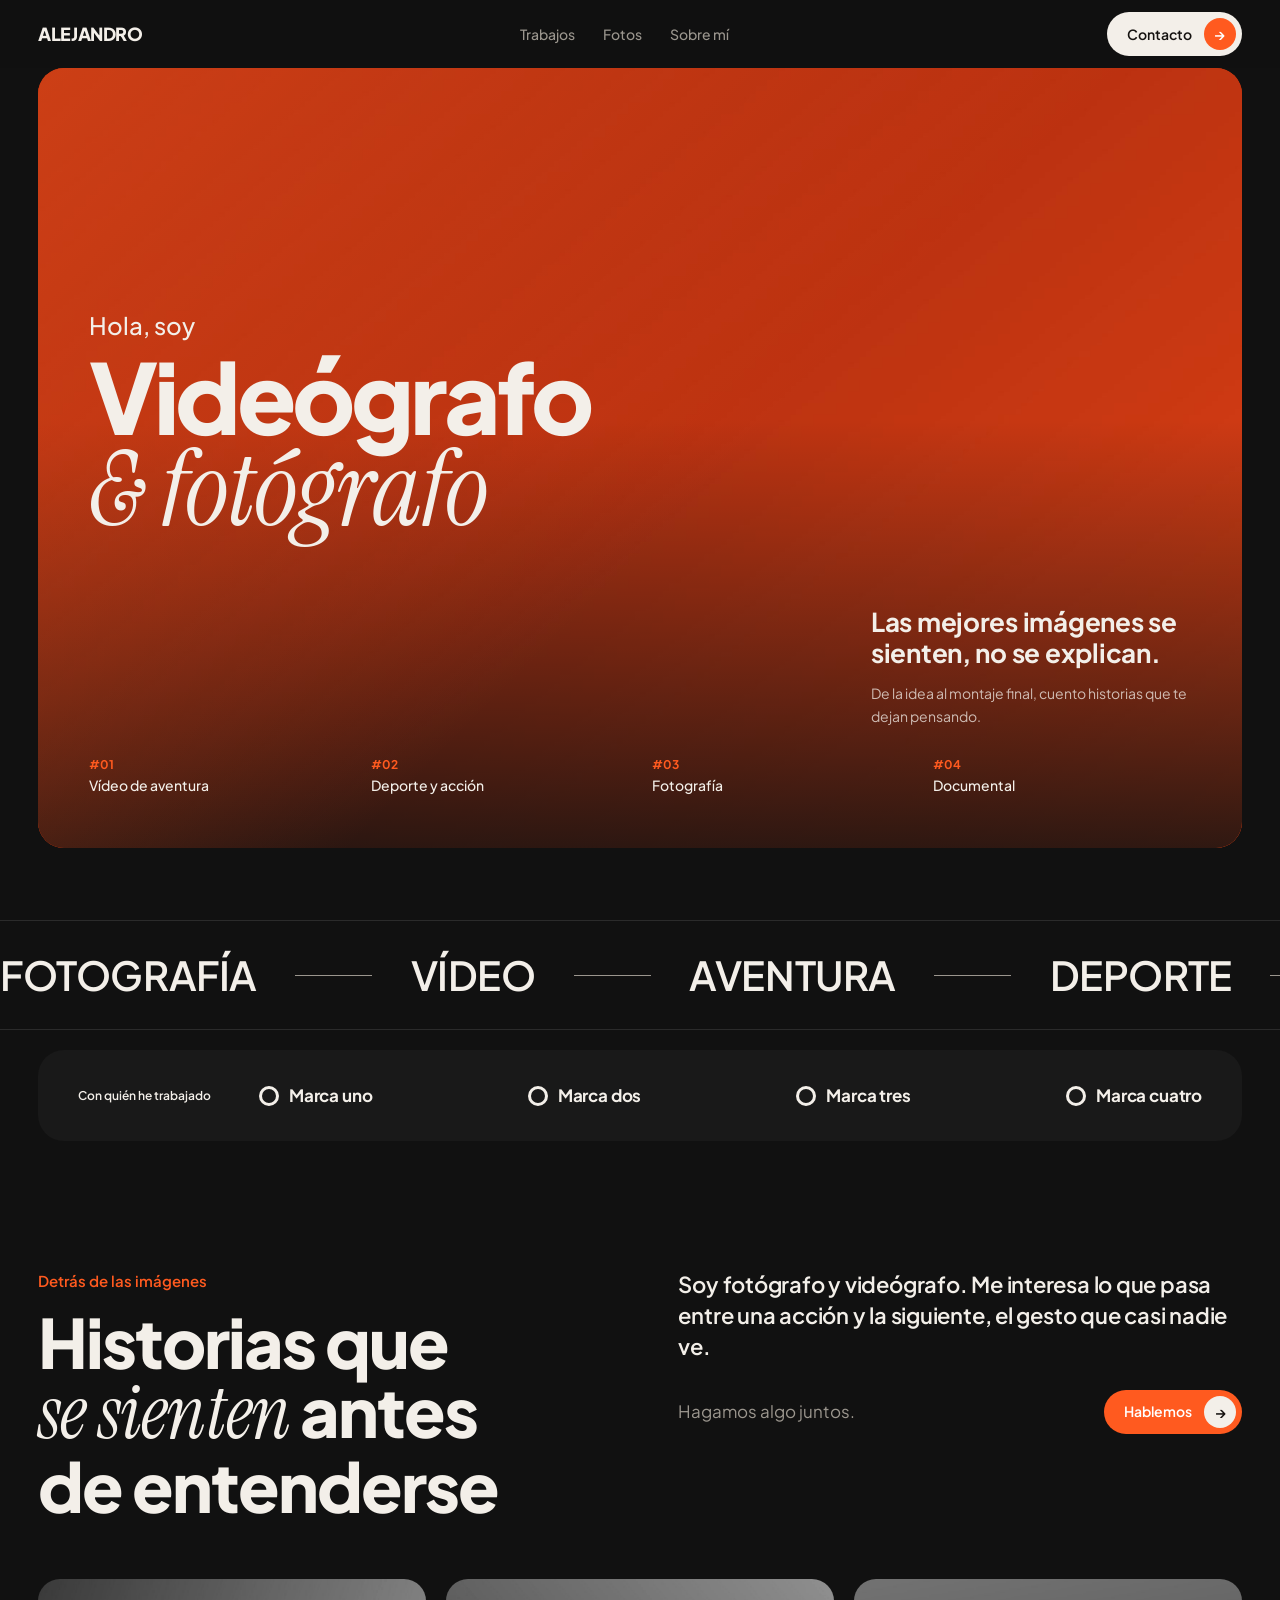
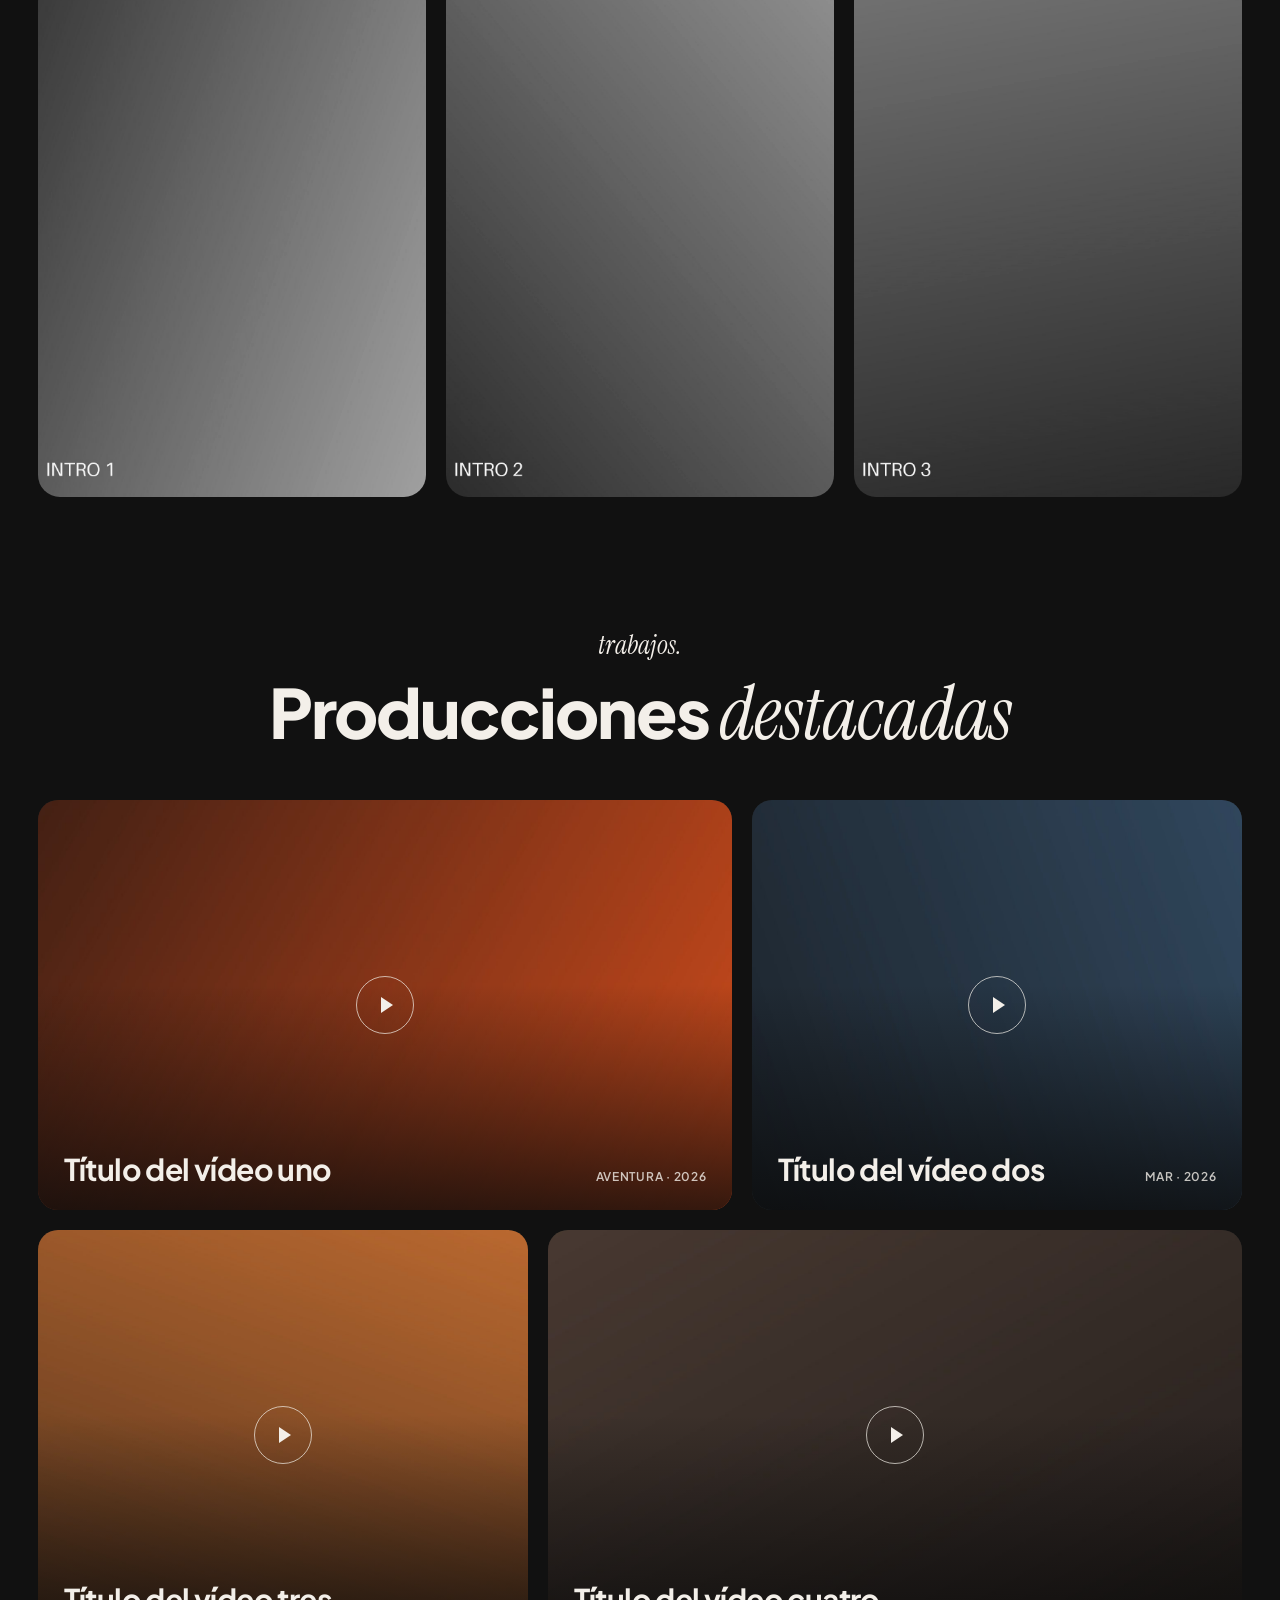
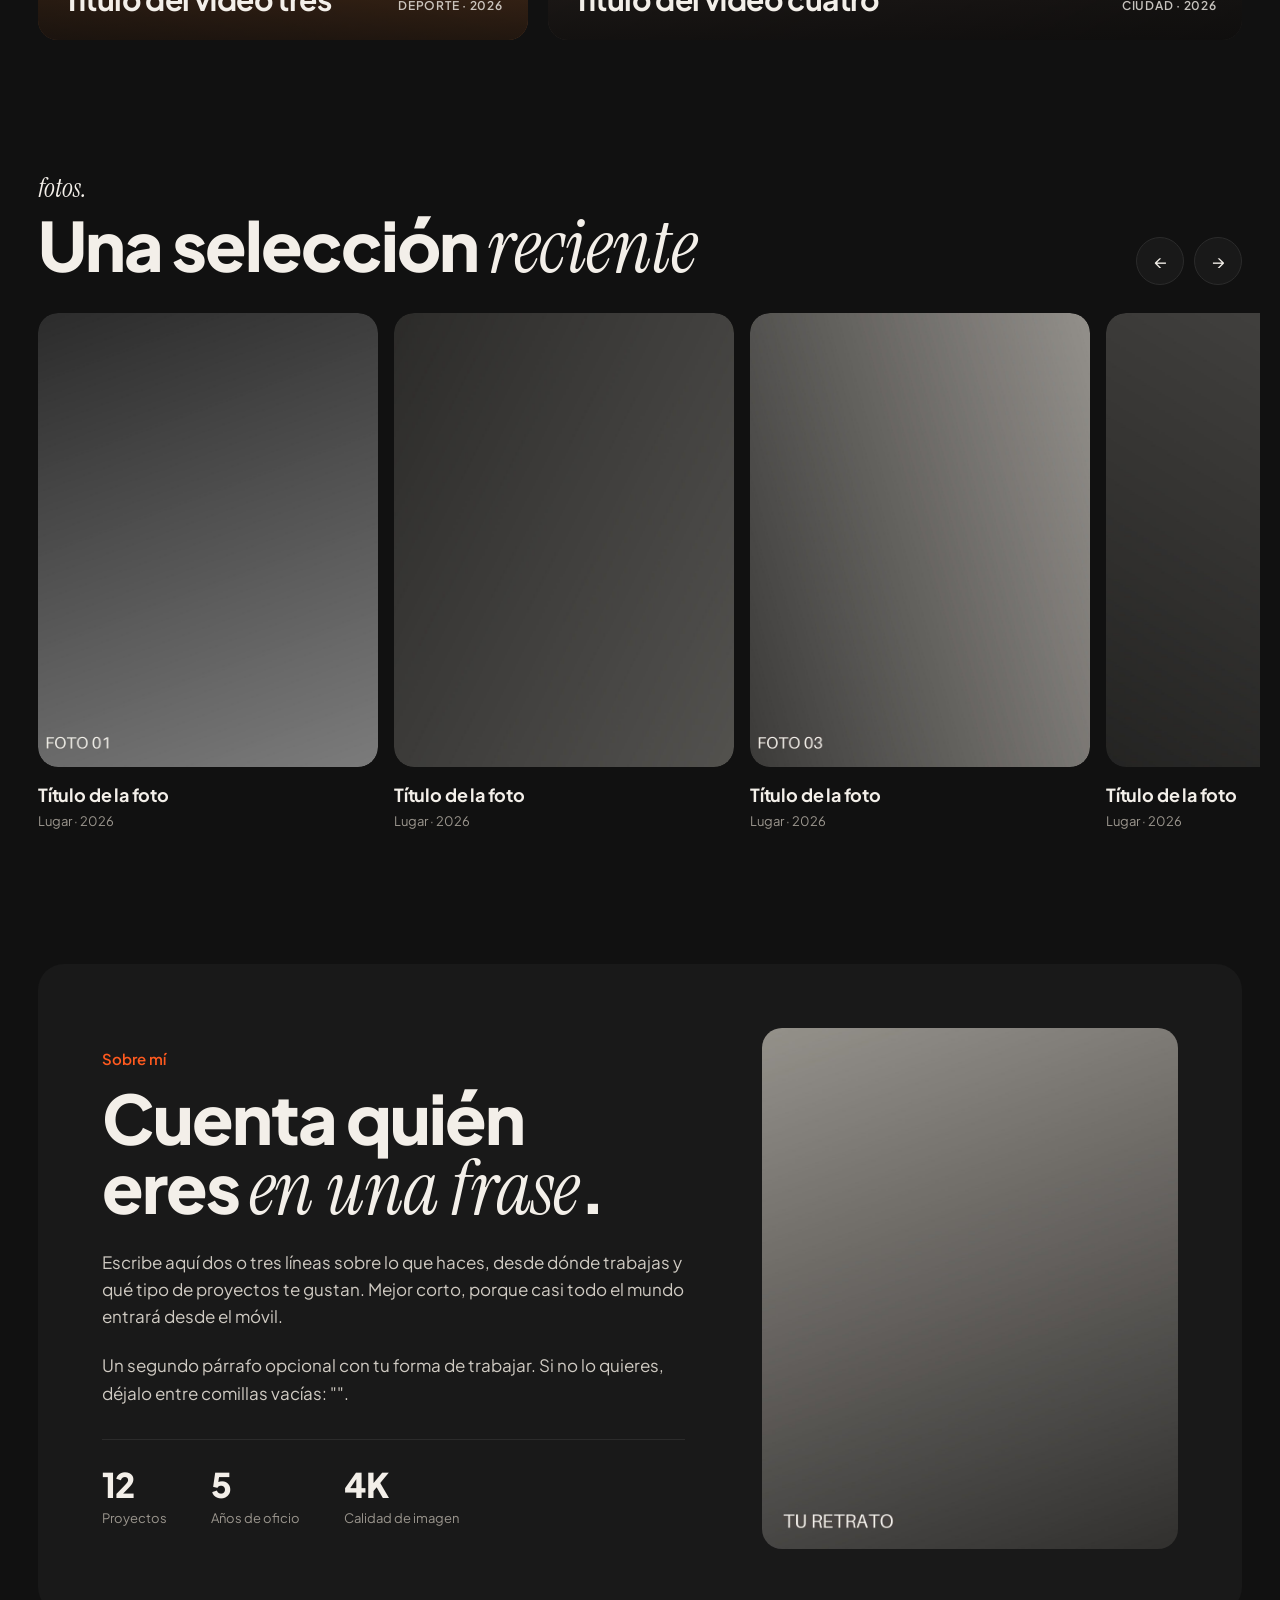
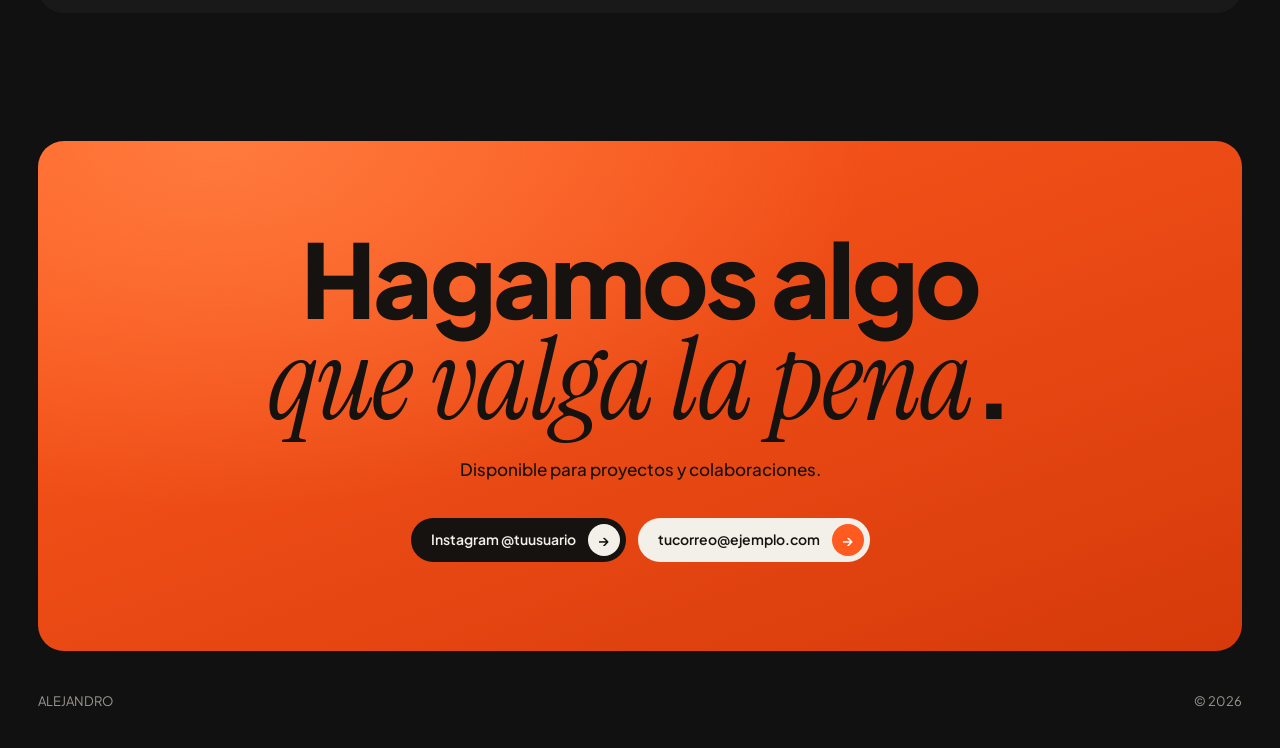
<file: mi-web/index.html>
<!doctype html>
<html lang="es">
<head>
<meta charset="utf-8">
<meta name="viewport" content="width=device-width, initial-scale=1, viewport-fit=cover">
<title>Tu Nombre · Foto y vídeo</title>
<meta name="description" content="Portfolio de foto y vídeo de Tu Nombre.">
<!-- Esta línea evita que Google indexe la página: solo entra quien tenga tu enlace.
     Bórrala el día que quieras salir en los buscadores. -->
<meta name="robots" content="noindex">
<meta name="theme-color" content="#111111">

<!-- Vista previa al compartir el enlace (Instagram, WhatsApp...).
     Cambia la dirección por la tuya. -->
<meta property="og:type" content="website">
<meta property="og:title" content="Tu Nombre · Foto y vídeo">
<meta property="og:description" content="Portfolio de foto y vídeo de Tu Nombre.">
<meta property="og:image" content="https://alexsuarezfoto.github.io/images/social.jpg">
<meta name="twitter:card" content="summary_large_image">

<link rel="preconnect" href="https://fonts.googleapis.com">
<link rel="preconnect" href="https://fonts.gstatic.com" crossorigin>
<link rel="stylesheet" href="https://fonts.googleapis.com/css2?family=Plus+Jakarta+Sans:wght@400;500;600;700;800&family=Instrument+Serif:ital@0;1&display=swap">

<style>
/* Negro carbón con un solo naranja. Titulares en sans pesada con una palabra en serif cursiva.
   Hero redondeado con vídeo, banda de texto, trabajos en rejilla, fotos en carrusel, panel naranja de contacto. */
:root {
  --bg: #111111;
  --panel: #191919;
  --card: #1f1f1f;
  --line: #2b2b2b;
  --ink: #f3efe9;
  --muted: #9b968e;
  --accent: #ff5a1f;
  --accent-deep: #d63a0a;
  --on-accent: #151210;
  --sans: "Plus Jakarta Sans", "Helvetica Neue", Arial, sans-serif;
  --serif: "Instrument Serif", Georgia, "Times New Roman", serif;
  /* Pon "none" para que las tres fotos de la sección intro salgan a color */
  --filtro-intro: grayscale(1) contrast(1.05);
  --radio: 26px;
  color-scheme: dark;
}
* { box-sizing: border-box; }
html { scroll-behavior: smooth; scroll-padding-top: 84px; }
body { margin: 0; background: var(--bg); color: var(--ink); font-family: var(--sans); font-size: 17px; line-height: 1.6; -webkit-font-smoothing: antialiased; }
img, video { display: block; max-width: 100%; }
a { color: inherit; }
button { font: inherit; color: inherit; }
:focus-visible { outline: 2px solid var(--accent); outline-offset: 3px; }
em { font-family: var(--serif); font-style: italic; font-weight: 400; letter-spacing: 0; }
.wrap { width: 100%; max-width: 1240px; margin: 0 auto; padding-inline: max(18px, env(safe-area-inset-left, 0px)) max(18px, env(safe-area-inset-right, 0px)); }
.eyebrow { font-weight: 600; font-size: 15px; color: var(--accent); margin: 0; }
.eyebrow.serif { font-family: var(--serif); font-style: italic; font-weight: 400; font-size: 26px; color: var(--ink); }
.muted { color: var(--muted); }
h2 { font-weight: 800; font-size: clamp(32px, 5.4vw, 68px); line-height: 1; letter-spacing: -.03em; margin: 0; text-wrap: balance; }
h2 em { font-size: 1.12em; letter-spacing: -.01em; }

/* Botones en forma de píldora */
.pill { display: inline-flex; align-items: center; gap: 12px; padding: 6px 6px 6px 20px; border-radius: 999px; background: var(--ink); color: var(--on-accent); font-weight: 600; font-size: 14px; text-decoration: none; transition: transform .2s; white-space: nowrap; }
.pill i { display: grid; place-items: center; width: 32px; height: 32px; border-radius: 50%; background: var(--accent); color: #fff; font-style: normal; font-size: 15px; transition: transform .2s; }
.pill:hover i { transform: translateX(3px); }
.pill.orange { background: var(--accent); color: #fff; }
.pill.orange i { background: var(--ink); color: var(--on-accent); }
.pill.dark { background: var(--on-accent); color: var(--ink); }
.pill.dark i { background: var(--ink); color: var(--on-accent); }

/* Cabecera */
.site-header { position: sticky; top: 0; z-index: 30; background: rgba(17,17,17,.78); backdrop-filter: blur(14px); -webkit-backdrop-filter: blur(14px); padding-top: env(safe-area-inset-top, 0px); }
.bar { display: flex; align-items: center; justify-content: space-between; gap: 18px; min-height: 68px; }
.brand { font-weight: 800; font-size: 18px; letter-spacing: -.02em; text-decoration: none; white-space: nowrap; }
.menu { display: flex; gap: 28px; }
.menu a { font-size: 14px; font-weight: 500; color: var(--muted); text-decoration: none; transition: color .2s; }
.menu a:hover { color: var(--ink); }

/* Hero */
.hero { position: relative; border-radius: var(--radio); overflow: hidden; height: clamp(580px, 90svh, 780px); background: var(--accent-deep); isolation: isolate; }
.hero video { position: absolute; inset: 0; z-index: -2; width: 100%; height: 100%; object-fit: cover; }
.hero-shade { position: absolute; inset: 0; z-index: -1; background:
  linear-gradient(135deg, rgba(255,90,31,.5), rgba(255,90,31,0) 55%),
  linear-gradient(to top, rgba(17,17,17,.85) 0%, rgba(17,17,17,0) 55%); }
.hero-body { height: 100%; display: flex; flex-direction: column; justify-content: space-between; padding: clamp(24px, 4vw, 52px); }
.hero-top { display: grid; grid-template-columns: minmax(0, 1fr) minmax(0, 320px); align-items: center; gap: 24px 48px; flex: 1; }
.hero-title { min-width: 0; }
.hi { margin: 0 0 6px; font-weight: 500; font-size: clamp(18px, 2vw, 24px); }
h1 { margin: 0; font-weight: 800; font-size: clamp(48px, 7.6vw, 108px); line-height: .92; letter-spacing: -.04em; overflow-wrap: anywhere; }
h1 span { display: block; }
h1 em { display: block; font-size: 1.08em; letter-spacing: -.01em; line-height: .95; }
.hero-side { min-width: 0; align-self: end; }
.hero-lead { margin: 0; font-weight: 700; font-size: clamp(20px, 2.2vw, 26px); line-height: 1.2; letter-spacing: -.01em; }
.hero-sub { margin: 14px 0 0; font-size: 14px; color: rgba(243,239,233,.75); }
.specs { list-style: none; margin: 28px 0 0; padding: 0; display: grid; grid-template-columns: repeat(4, minmax(0, 1fr)); gap: 16px 24px; }
.specs li { font-size: 14px; font-weight: 500; }
.specs b { display: block; font-size: 12px; color: var(--accent); font-weight: 700; }

/* Banda de texto en movimiento */
.marquee { overflow: hidden; border-block: 1px solid var(--line); margin-top: clamp(40px, 6vw, 72px); }
.marquee-track { display: flex; width: max-content; animation: run 38s linear infinite; }
.marquee-track span { display: flex; align-items: center; font-weight: 600; font-size: clamp(22px, 3.2vw, 40px); letter-spacing: -.01em; text-transform: uppercase; padding-block: 22px; white-space: nowrap; }
.marquee-track span::after { content: ""; display: block; width: clamp(40px, 6vw, 90px); height: 1px; background: var(--muted); margin-inline: clamp(20px, 3vw, 44px); }
@keyframes run { to { transform: translateX(-50%); } }

/* Marcas */
.brands { margin-top: 20px; background: var(--panel); border-radius: var(--radio); padding: clamp(20px, 3vw, 32px) clamp(20px, 3.4vw, 40px); display: flex; align-items: center; gap: 20px 48px; flex-wrap: wrap; }
.brands[hidden] { display: none; }
.brands p { margin: 0; font-size: 12px; font-weight: 600; line-height: 1.35; max-width: 140px; }
.brand-list { display: flex; flex: 1; justify-content: space-between; gap: 14px 36px; flex-wrap: wrap; min-width: 0; }
.brand-list span { display: inline-flex; align-items: center; gap: 10px; font-weight: 700; font-size: 17px; letter-spacing: -.01em; }
.brand-list span::before { content: ""; width: 14px; height: 14px; border-radius: 50%; border: 3px solid var(--ink); }

/* Intro */
section { padding-block: clamp(64px, 10vw, 128px) 0; }
.intro-top { display: grid; grid-template-columns: minmax(0, 1fr) minmax(0, 1fr); gap: 32px clamp(32px, 6vw, 96px); align-items: start; }
.intro h2 { margin-top: 14px; }
.intro-text { font-weight: 600; font-size: clamp(18px, 1.9vw, 22px); line-height: 1.4; letter-spacing: -.01em; margin: 0; }
.intro-row { display: flex; align-items: center; justify-content: space-between; gap: 16px; flex-wrap: wrap; margin-top: 28px; }
.intro-cards { display: grid; grid-template-columns: repeat(3, minmax(0, 1fr)); gap: clamp(10px, 1.6vw, 20px); margin-top: clamp(36px, 5vw, 60px); }
.intro-cards img { width: 100%; aspect-ratio: 3 / 4; object-fit: cover; border-radius: 22px; filter: var(--filtro-intro); background: var(--card); transition: filter .4s; }
.intro-cards img:hover { filter: none; }

/* Trabajos */
.head-center { text-align: center; display: grid; gap: 10px; justify-items: center; margin-bottom: clamp(28px, 4vw, 48px); }
.works { display: grid; grid-template-columns: repeat(12, minmax(0, 1fr)); grid-auto-rows: clamp(230px, 32vw, 420px); gap: clamp(10px, 1.6vw, 20px); }
.work { grid-column: span 6; position: relative; padding: 0; border: 0; border-radius: 20px; overflow: hidden; background: var(--card); text-align: left; cursor: pointer; }
.work:nth-child(4n+1), .work:nth-child(4n+4) { grid-column: span 7; }
.work:nth-child(4n+2), .work:nth-child(4n+3) { grid-column: span 5; }
.work video { position: absolute; inset: 0; width: 100%; height: 100%; object-fit: cover; transition: transform .7s ease; }
.work:hover video { transform: scale(1.04); }
.work::after { content: ""; position: absolute; inset: 0; background: linear-gradient(to top, rgba(10,10,10,.78), rgba(10,10,10,0) 55%); }
.work-play { position: absolute; z-index: 2; left: 50%; top: 50%; width: 58px; height: 58px; margin: -29px 0 0 -29px; border-radius: 50%; border: 1px solid rgba(243,239,233,.7); display: grid; place-items: center; transition: background .25s, border-color .25s; }
.work-play::before { content: ""; margin-left: 3px; border-left: 12px solid var(--ink); border-top: 8px solid transparent; border-bottom: 8px solid transparent; }
.work:hover .work-play { background: var(--accent); border-color: var(--accent); }
.work-cap { position: absolute; z-index: 2; left: clamp(16px, 2vw, 26px); right: clamp(16px, 2vw, 26px); bottom: clamp(14px, 2vw, 24px); display: flex; align-items: flex-end; justify-content: space-between; gap: 10px 16px; flex-wrap: wrap; }
.work-cap h3 { margin: 0; font-weight: 700; font-size: clamp(20px, 2.4vw, 30px); letter-spacing: -.02em; line-height: 1.1; }
.work-cap span { font-size: 12px; font-weight: 600; letter-spacing: .06em; text-transform: uppercase; color: rgba(243,239,233,.8); }

/* Fotos (carrusel) */
.row-head { display: flex; align-items: flex-end; justify-content: space-between; gap: 16px; flex-wrap: wrap; margin-bottom: 28px; }
.arrows { display: flex; gap: 10px; }
.arrow { width: 48px; height: 48px; border-radius: 50%; border: 1px solid var(--line); background: var(--panel); cursor: pointer; font-size: 18px; transition: background .2s, border-color .2s; }
.arrow:hover { background: var(--accent); border-color: var(--accent); }
.track { display: flex; gap: 16px; overflow-x: auto; scroll-snap-type: x mandatory; scrollbar-width: none; padding-bottom: 4px; margin-inline: calc(max(18px, env(safe-area-inset-left, 0px)) * -1); padding-inline: max(18px, env(safe-area-inset-left, 0px)); scroll-padding-inline: max(18px, env(safe-area-inset-left, 0px)); }
.track::-webkit-scrollbar { display: none; }
.card { flex: 0 0 clamp(240px, 27vw, 340px); scroll-snap-align: start; padding: 0; border: 0; background: none; text-align: left; cursor: zoom-in; }
.card img { width: 100%; aspect-ratio: 3 / 4; object-fit: cover; border-radius: 20px; background: var(--card); transition: transform .5s ease; }
.card-img { overflow: hidden; border-radius: 20px; }
.card:hover img { transform: scale(1.04); }
.card h3 { margin: 14px 0 2px; font-weight: 700; font-size: 18px; letter-spacing: -.01em; }
.card p { margin: 0; font-size: 13px; color: var(--muted); }

/* Sobre mí */
.about-grid { display: grid; grid-template-columns: minmax(0, 7fr) minmax(0, 5fr); gap: 32px clamp(32px, 6vw, 96px); align-items: center; background: var(--panel); border-radius: var(--radio); padding: clamp(24px, 5vw, 64px); }
.about h2 { margin: 12px 0 0; }
.about p.body { margin: 22px 0 0; max-width: 54ch; color: #cfcac2; }
.facts { display: flex; gap: 16px 44px; flex-wrap: wrap; margin-top: 32px; padding-top: 26px; border-top: 1px solid var(--line); }
.facts div { min-width: 0; }
.facts b { display: block; font-weight: 800; font-size: 34px; letter-spacing: -.03em; line-height: 1.1; }
.facts span { font-size: 13px; color: var(--muted); }
.portrait { aspect-ratio: 4 / 5; border-radius: 20px; overflow: hidden; background: var(--card); }
.portrait img { width: 100%; height: 100%; object-fit: cover; }

/* Contacto */
.contact-card { border-radius: var(--radio); padding: clamp(36px, 7vw, 96px) clamp(20px, 5vw, 64px); text-align: center; color: var(--on-accent); background:
  radial-gradient(90% 120% at 15% 0%, #ff7a3d 0%, transparent 60%),
  linear-gradient(160deg, var(--accent), var(--accent-deep)); }
.contact-card h2 { max-width: 14ch; margin: 0 auto; font-size: clamp(40px, 8vw, 108px); line-height: .94; }
.contact-card p { margin: 22px auto 0; max-width: 42ch; font-weight: 500; }
.contact-row { display: flex; gap: 12px; justify-content: center; flex-wrap: wrap; margin-top: 34px; }
.contact-row .pill { overflow-wrap: anywhere; white-space: normal; }

footer { padding-block: 40px calc(36px + env(safe-area-inset-bottom, 0px)); }
footer .wrap { display: flex; justify-content: space-between; gap: 12px; flex-wrap: wrap; font-size: 13px; color: var(--muted); }

/* Visor */
.viewer { position: fixed; inset: 0; z-index: 50; background: rgba(8,8,8,.97); display: flex; align-items: center; justify-content: center; padding: max(16px, env(safe-area-inset-top, 0px)) max(16px, env(safe-area-inset-right, 0px)) max(16px, env(safe-area-inset-bottom, 0px)) max(16px, env(safe-area-inset-left, 0px)); }
.viewer[hidden] { display: none; }
.stage { width: 100%; max-width: 1280px; height: 100%; max-height: 82vh; display: flex; align-items: center; justify-content: center; min-width: 0; }
.stage img, .stage video { max-width: 100%; max-height: 100%; width: auto; height: auto; object-fit: contain; border-radius: 6px; background: #000; }
.stage video { width: 100%; }
.v-btn { position: absolute; background: rgba(25,25,25,.8); border: 1px solid var(--line); color: var(--ink); font-size: 13px; font-weight: 600; padding: 10px 16px; border-radius: 999px; cursor: pointer; }
.v-btn:hover { border-color: var(--accent); }
.v-close { top: max(14px, env(safe-area-inset-top, 0px)); right: max(14px, env(safe-area-inset-right, 0px)); }
.v-prev { left: max(10px, env(safe-area-inset-left, 0px)); top: 50%; transform: translateY(-50%); }
.v-next { right: max(10px, env(safe-area-inset-right, 0px)); top: 50%; transform: translateY(-50%); }
.v-info { position: absolute; left: 0; right: 0; bottom: max(14px, env(safe-area-inset-bottom, 0px)); text-align: center; font-size: 13px; color: var(--muted); padding-inline: 16px; }

@media (max-width: 860px) {
  .menu { display: none; }
  .hero { height: auto; min-height: 600px; }
  .hero-top { grid-template-columns: minmax(0, 1fr); align-content: end; }
  .hero-side { align-self: start; }
  h1 { font-size: clamp(44px, 14vw, 88px); }
  .brands { flex-direction: column; align-items: flex-start; }
  .brands p { max-width: none; }
  .brand-list { flex: none; width: 100%; }
  .specs { grid-template-columns: repeat(2, minmax(0, 1fr)); }
  .intro-top, .about-grid { grid-template-columns: minmax(0, 1fr); }
  .intro-cards { grid-template-columns: repeat(3, minmax(0, 1fr)); }
  .works { grid-auto-rows: 240px; }
  .work, .work:nth-child(n) { grid-column: span 12; }
  .brand-list { justify-content: flex-start; }
  .portrait { max-width: 420px; order: -1; }
  .v-prev, .v-next { top: auto; bottom: max(54px, calc(env(safe-area-inset-bottom, 0px) + 44px)); transform: none; }
}
@media (prefers-reduced-motion: reduce) { html { scroll-behavior: auto; } * { transition: none !important; } .marquee-track { animation: none; } }
</style>
</head>
<body>

<header class="site-header">
  <div class="wrap bar">
    <a class="brand" href="#inicio" data-t="marca"></a>
    <nav class="menu" aria-label="Secciones">
      <a href="#trabajos">Trabajos</a>
      <a href="#fotos">Fotos</a>
      <a href="#sobre-mi">Sobre mí</a>
    </nav>
    <a class="pill" href="#contacto"><span>Contacto</span><i aria-hidden="true">→</i></a>
  </div>
</header>

<main id="inicio">

  <div class="wrap">
    <div class="hero">
      <video id="hero-video" muted loop playsinline autoplay preload="auto" aria-hidden="true"></video>
      <div class="hero-shade"></div>
      <div class="hero-body">
        <div class="hero-top">
          <div class="hero-title">
            <p class="hi" data-t="saludo"></p>
            <h1><span data-t="titulo1"></span><em data-t="titulo2"></em></h1>
          </div>
          <div class="hero-side">
            <p class="hero-lead" data-t="frase"></p>
            <p class="hero-sub" data-t="fraseSub"></p>
          </div>
        </div>
        <ol class="specs" id="specs"></ol>
      </div>
    </div>
  </div>

  <div class="marquee" aria-hidden="true"><div class="marquee-track" id="marquee"></div></div>

  <div class="wrap">
    <div class="brands" id="brands">
      <p data-t="marcasTitulo"></p>
      <div class="brand-list" id="brand-list"></div>
    </div>
  </div>

  <section class="intro">
    <div class="wrap">
      <div class="intro-top">
        <div>
          <p class="eyebrow" data-t="introEtiqueta"></p>
          <h2 data-t="introTitulo"></h2>
        </div>
        <div>
          <p class="intro-text" data-t="introTexto"></p>
          <div class="intro-row">
            <span class="muted" data-t="introNota"></span>
            <a class="pill orange" href="#contacto"><span data-t="introBoton"></span><i aria-hidden="true">→</i></a>
          </div>
        </div>
      </div>
      <div class="intro-cards" id="intro-cards"></div>
    </div>
  </section>

  <section id="trabajos">
    <div class="wrap">
      <div class="head-center">
        <p class="eyebrow serif" data-t="trabajosEtiqueta"></p>
        <h2 data-t="trabajosTitulo"></h2>
      </div>
      <div class="works" id="works"></div>
    </div>
  </section>

  <section id="fotos">
    <div class="wrap">
      <div class="row-head">
        <div>
          <p class="eyebrow serif" data-t="fotosEtiqueta"></p>
          <h2 data-t="fotosTitulo"></h2>
        </div>
        <div class="arrows">
          <button class="arrow" type="button" id="t-prev" aria-label="Fotos anteriores">←</button>
          <button class="arrow" type="button" id="t-next" aria-label="Fotos siguientes">→</button>
        </div>
      </div>
      <div class="track" id="track"></div>
    </div>
  </section>

  <section class="about" id="sobre-mi">
    <div class="wrap">
      <div class="about-grid">
        <div>
          <p class="eyebrow" data-t="sobreEtiqueta"></p>
          <h2 data-t="sobreTitulo"></h2>
          <p class="body" data-t="sobreTexto1"></p>
          <p class="body" data-t="sobreTexto2"></p>
          <div class="facts" id="facts"></div>
        </div>
        <div class="portrait"><img id="portrait" alt="" loading="lazy" decoding="async"></div>
      </div>
    </div>
  </section>

  <section id="contacto">
    <div class="wrap">
      <div class="contact-card">
        <h2 data-t="contactoTitulo"></h2>
        <p data-t="contactoTexto"></p>
        <div class="contact-row">
          <a class="pill dark" data-ig href="#" target="_blank" rel="noopener"><span></span><i aria-hidden="true">→</i></a>
          <a class="pill" data-mail href="#"><span></span><i aria-hidden="true">→</i></a>
        </div>
      </div>
    </div>
  </section>
</main>

<footer>
  <div class="wrap">
    <span data-t="marca"></span>
    <span data-t="copyright"></span>
  </div>
</footer>

<div class="viewer" id="viewer" hidden role="dialog" aria-modal="true" aria-label="Visor">
  <button class="v-btn v-close" type="button" id="v-close">Cerrar ×</button>
  <button class="v-btn v-prev" type="button" id="v-prev" aria-label="Anterior">←</button>
  <div class="stage" id="stage"></div>
  <button class="v-btn v-next" type="button" id="v-next" aria-label="Siguiente">→</button>
  <div class="v-info" id="v-info"></div>
</div>

<script>
/* ==========================================================================
   EDITA AQUÍ
   Todo lo que cambia (textos, enlaces, fotos y vídeos) está en este bloque.
   - Respeta las comillas "así" y las comas al final de cada línea.
   - Para poner una palabra en letra cursiva, ponla entre asteriscos: *así*
   ========================================================================== */
var SITE = {

  /* ---- Datos básicos ---- */
  marca: "ALEJANDRO",                    // esquina superior izquierda y pie de página
  copyright: "© 2026",
  instagram: "tuusuario",                // solo el usuario, sin @ ni https
  email: "tucorreo@ejemplo.com",

  /* ---- Portada ---- */
  portada: "videos/portada.mp4",         // clip de 5 a 10 s, 1080p, sin sonido
  portadaPoster: "images/poster-portada.jpg",
  saludo: "Hola, soy",
  titulo1: "Videógrafo",
  titulo2: "& fotógrafo",                // esta línea sale en cursiva
  frase: "Las mejores imágenes se sienten, no se explican.",
  fraseSub: "De la idea al montaje final, cuento historias que te dejan pensando.",
  especialidades: ["Vídeo de aventura", "Deporte y acción", "Fotografía", "Documental"],

  /* ---- Banda de texto en movimiento ---- */
  banda: ["Fotografía", "Vídeo", "Aventura", "Deporte"],

  /* ---- Marcas con las que has trabajado (déjalo vacío [] para ocultar la franja) ---- */
  marcasTitulo: "Con quién he trabajado",
  marcas: ["Marca uno", "Marca dos", "Marca tres", "Marca cuatro"],

  /* ---- Sección de presentación ---- */
  introEtiqueta: "Detrás de las imágenes",
  introTitulo: "Historias que *se sienten* antes de entenderse",
  introTexto: "Soy fotógrafo y videógrafo. Me interesa lo que pasa entre una acción y la siguiente, el gesto que casi nadie ve.",
  introNota: "Hagamos algo juntos.",
  introBoton: "Hablemos",
  intro: [                               // 3 fotos
    { img: "images/intro-1.jpg", alt: "Describe la foto 1" },
    { img: "images/intro-2.jpg", alt: "Describe la foto 2" },
    { img: "images/intro-3.jpg", alt: "Describe la foto 3" }
  ],

  /* ---- Vídeos ----
     preview = clip corto que se reproduce solo (5 a 10 s, 1080p, sin sonido)
     completo = el vídeo entero en 4K que se abre al pulsar
     Para añadir uno, copia un bloque { ... }, y pon una coma entre bloques. */
  trabajosEtiqueta: "trabajos.",
  trabajosTitulo: "Producciones *destacadas*",
  trabajos: [
    { titulo: "Título del vídeo uno",    categoria: "Aventura · 2026", preview: "videos/video-1-preview.mp4", completo: "videos/video-1-4k.mp4", poster: "images/poster-1.jpg" },
    { titulo: "Título del vídeo dos",    categoria: "Mar · 2026",      preview: "videos/video-2-preview.mp4", completo: "videos/video-2-4k.mp4", poster: "images/poster-2.jpg" },
    { titulo: "Título del vídeo tres",   categoria: "Deporte · 2026",  preview: "videos/video-3-preview.mp4", completo: "videos/video-3-4k.mp4", poster: "images/poster-3.jpg" },
    { titulo: "Título del vídeo cuatro", categoria: "Ciudad · 2026",   preview: "videos/video-4-preview.mp4", completo: "videos/video-4-4k.mp4", poster: "images/poster-4.jpg" }
  ],

  /* ---- Fotos (carrusel). Añade o quita líneas ---- */
  fotosEtiqueta: "fotos.",
  fotosTitulo: "Una selección *reciente*",
  fotos: [
    { img: "images/foto-01.jpg", titulo: "Título de la foto", pie: "Lugar · 2026" },
    { img: "images/foto-02.jpg", titulo: "Título de la foto", pie: "Lugar · 2026" },
    { img: "images/foto-03.jpg", titulo: "Título de la foto", pie: "Lugar · 2026" },
    { img: "images/foto-04.jpg", titulo: "Título de la foto", pie: "Lugar · 2026" },
    { img: "images/foto-05.jpg", titulo: "Título de la foto", pie: "Lugar · 2026" },
    { img: "images/foto-06.jpg", titulo: "Título de la foto", pie: "Lugar · 2026" },
    { img: "images/foto-07.jpg", titulo: "Título de la foto", pie: "Lugar · 2026" },
    { img: "images/foto-08.jpg", titulo: "Título de la foto", pie: "Lugar · 2026" },
    { img: "images/foto-09.jpg", titulo: "Título de la foto", pie: "Lugar · 2026" }
  ],

  /* ---- Sobre mí ---- */
  sobreEtiqueta: "Sobre mí",
  sobreTitulo: "Cuenta quién eres *en una frase*.",
  sobreTexto1: "Escribe aquí dos o tres líneas sobre lo que haces, desde dónde trabajas y qué tipo de proyectos te gustan. Mejor corto, porque casi todo el mundo entrará desde el móvil.",
  sobreTexto2: "Un segundo párrafo opcional con tu forma de trabajar. Si no lo quieres, déjalo entre comillas vacías: \"\".",
  retrato: "images/retrato.jpg",
  retratoAlt: "Retrato de Tu Nombre",
  datos: [
    { n: "12", t: "Proyectos" },
    { n: "5",  t: "Años de oficio" },
    { n: "4K", t: "Calidad de imagen" }
  ],

  /* ---- Contacto ---- */
  contactoTitulo: "Hagamos algo *que valga la pena*.",
  contactoTexto: "Disponible para proyectos y colaboraciones."
};
/* ======================= FIN DE LA ZONA DE EDICIÓN ======================= */


(function () {
  var S = SITE;
  var reduce = window.matchMedia && window.matchMedia('(prefers-reduced-motion: reduce)').matches;

  /* Texto con palabras en cursiva entre *asteriscos*, sin HTML */
  function rich(node, text) {
    node.textContent = '';
    String(text == null ? '' : text).split(/(\*[^*]+\*)/).forEach(function (p) {
      if (!p) return;
      if (p.length > 2 && p.charAt(0) === '*' && p.charAt(p.length - 1) === '*') {
        var m = document.createElement('em'); m.textContent = p.slice(1, -1); node.appendChild(m);
      } else { node.appendChild(document.createTextNode(p)); }
    });
  }
  function make(tag, cls, text) {
    var e = document.createElement(tag);
    if (cls) e.className = cls;
    if (text != null) rich(e, text);
    return e;
  }

  /* Textos sueltos */
  Array.prototype.forEach.call(document.querySelectorAll('[data-t]'), function (n) { rich(n, S[n.getAttribute('data-t')]); });

  /* Enlaces */
  var ig = String(S.instagram || '').replace(/^@/, '');
  Array.prototype.forEach.call(document.querySelectorAll('[data-ig]'), function (a) {
    a.href = 'https://www.instagram.com/' + ig + '/';
    a.querySelector('span').textContent = 'Instagram @' + ig;
  });
  Array.prototype.forEach.call(document.querySelectorAll('[data-mail]'), function (a) {
    a.href = 'mailto:' + S.email;
    a.querySelector('span').textContent = S.email;
  });
  document.title = S.marca + ' · Foto y vídeo';

  /* Portada */
  var hv = document.getElementById('hero-video');
  hv.poster = S.portadaPoster;
  hv.src = S.portada;
  if (reduce) { hv.removeAttribute('autoplay'); } else { var hp = hv.play(); if (hp && hp.catch) hp.catch(function () {}); }

  /* Especialidades */
  var specs = document.getElementById('specs');
  (S.especialidades || []).forEach(function (t, i) {
    var li = make('li'); li.appendChild(make('b', '', '#' + (i < 9 ? '0' : '') + (i + 1))); li.appendChild(document.createTextNode(t)); specs.appendChild(li);
  });

  /* Banda en movimiento (se repite para que el bucle no tenga saltos) */
  var mq = document.getElementById('marquee');
  for (var r = 0; r < 4; r++) (S.banda || []).forEach(function (t) { mq.appendChild(make('span', '', t)); });

  /* Marcas */
  var brands = document.getElementById('brands');
  if (S.marcas && S.marcas.length) {
    var bl = document.getElementById('brand-list');
    S.marcas.forEach(function (t) { bl.appendChild(make('span', '', t)); });
  } else { brands.hidden = true; }

  /* Fotos de la presentación */
  var ic = document.getElementById('intro-cards');
  (S.intro || []).forEach(function (p) {
    var im = document.createElement('img'); im.src = p.img; im.alt = p.alt || ''; im.loading = 'lazy'; im.decoding = 'async'; ic.appendChild(im);
  });

  /* Trabajos */
  var works = document.getElementById('works');
  (S.trabajos || []).forEach(function (t) {
    var b = make('button', 'work'); b.type = 'button';
    var v = document.createElement('video');
    v.muted = true; v.loop = true; v.playsInline = true; v.preload = 'metadata';
    v.setAttribute('muted', ''); v.setAttribute('playsinline', ''); v.setAttribute('aria-hidden', 'true');
    if (t.poster) v.poster = t.poster;
    v.src = t.preview;
    b.appendChild(v);
    b.appendChild(make('span', 'work-play'));
    var cap = make('div', 'work-cap'); cap.appendChild(make('h3', '', t.titulo)); cap.appendChild(make('span', '', t.categoria)); b.appendChild(cap);
    b.addEventListener('click', function () { openVideo(t.completo, t.titulo, b); });
    works.appendChild(b);
  });

  /* Los clips arrancan al entrar en pantalla y se pausan al salir */
  var clips = works.querySelectorAll('video');
  if (!reduce && 'IntersectionObserver' in window) {
    var io = new IntersectionObserver(function (entries) {
      entries.forEach(function (en) {
        if (en.isIntersecting) { var p = en.target.play(); if (p && p.catch) p.catch(function () {}); }
        else { en.target.pause(); }
      });
    }, { threshold: 0.35 });
    Array.prototype.forEach.call(clips, function (v) { io.observe(v); });
  }

  /* Carrusel de fotos */
  var track = document.getElementById('track');
  (S.fotos || []).forEach(function (f, i) {
    var c = make('button', 'card'); c.type = 'button';
    var box = make('div', 'card-img'); var im = document.createElement('img');
    im.src = f.img; im.alt = f.titulo || ''; im.loading = 'lazy'; im.decoding = 'async'; box.appendChild(im); c.appendChild(box);
    if (f.titulo) c.appendChild(make('h3', '', f.titulo));
    if (f.pie) c.appendChild(make('p', '', f.pie));
    c.addEventListener('click', function () { openPhoto(i, c); });
    track.appendChild(c);
  });
  document.getElementById('t-prev').addEventListener('click', function () { track.scrollBy({ left: -track.clientWidth * 0.8, behavior: reduce ? 'auto' : 'smooth' }); });
  document.getElementById('t-next').addEventListener('click', function () { track.scrollBy({ left: track.clientWidth * 0.8, behavior: reduce ? 'auto' : 'smooth' }); });

  /* Sobre mí */
  var por = document.getElementById('portrait'); por.src = S.retrato; por.alt = S.retratoAlt || '';
  Array.prototype.forEach.call(document.querySelectorAll('.about p.body'), function (p) { if (!p.textContent.trim()) p.hidden = true; });
  var facts = document.getElementById('facts');
  if (S.datos && S.datos.length) {
    S.datos.forEach(function (d) { var x = make('div'); x.appendChild(make('b', '', d.n)); x.appendChild(make('span', '', d.t)); facts.appendChild(x); });
  } else { facts.hidden = true; }

  /* Visor de fotos y vídeos */
  var viewer = document.getElementById('viewer'), stage = document.getElementById('stage'), info = document.getElementById('v-info');
  var prev = document.getElementById('v-prev'), next = document.getElementById('v-next');
  var cur = -1, opener = null;
  function clearStage() { var v = stage.querySelector('video'); if (v) { v.pause(); v.removeAttribute('src'); v.load(); } stage.textContent = ''; }
  function showPhoto(i) {
    var n = S.fotos.length; cur = (i + n) % n; clearStage();
    var im = document.createElement('img'); im.src = S.fotos[cur].img; im.alt = S.fotos[cur].titulo || ''; stage.appendChild(im);
    info.textContent = (S.fotos[cur].titulo ? S.fotos[cur].titulo + ' · ' : '') + (cur + 1) + ' / ' + n;
  }
  function openPhoto(i, el) { opener = el; prev.hidden = next.hidden = false; showPhoto(i); viewer.hidden = false; document.getElementById('v-close').focus(); }
  function openVideo(src, title, el) {
    opener = el; cur = -1; prev.hidden = next.hidden = true; clearStage();
    var v = document.createElement('video'); v.controls = true; v.autoplay = true; v.playsInline = true; v.setAttribute('playsinline', ''); v.src = src;
    stage.appendChild(v); var p = v.play(); if (p && p.catch) p.catch(function () {});
    info.textContent = title || ''; viewer.hidden = false; document.getElementById('v-close').focus();
  }
  function closeViewer() { clearStage(); viewer.hidden = true; cur = -1; if (opener) opener.focus(); }
  document.getElementById('v-close').addEventListener('click', closeViewer);
  prev.addEventListener('click', function () { showPhoto(cur - 1); });
  next.addEventListener('click', function () { showPhoto(cur + 1); });
  viewer.addEventListener('click', function (e) { if (e.target === viewer || e.target === stage) closeViewer(); });
  document.addEventListener('keydown', function (e) {
    if (viewer.hidden) return;
    if (e.key === 'Escape') closeViewer();
    else if (cur > -1 && e.key === 'ArrowLeft') showPhoto(cur - 1);
    else if (cur > -1 && e.key === 'ArrowRight') showPhoto(cur + 1);
  });
  var x0 = null;
  stage.addEventListener('touchstart', function (e) { x0 = e.touches[0].clientX; }, { passive: true });
  stage.addEventListener('touchend', function (e) {
    if (x0 === null || cur < 0) return;
    var dx = e.changedTouches[0].clientX - x0; if (Math.abs(dx) > 50) showPhoto(cur + (dx < 0 ? 1 : -1)); x0 = null;
  });
})();
</script>
</body>
</html>
</file>
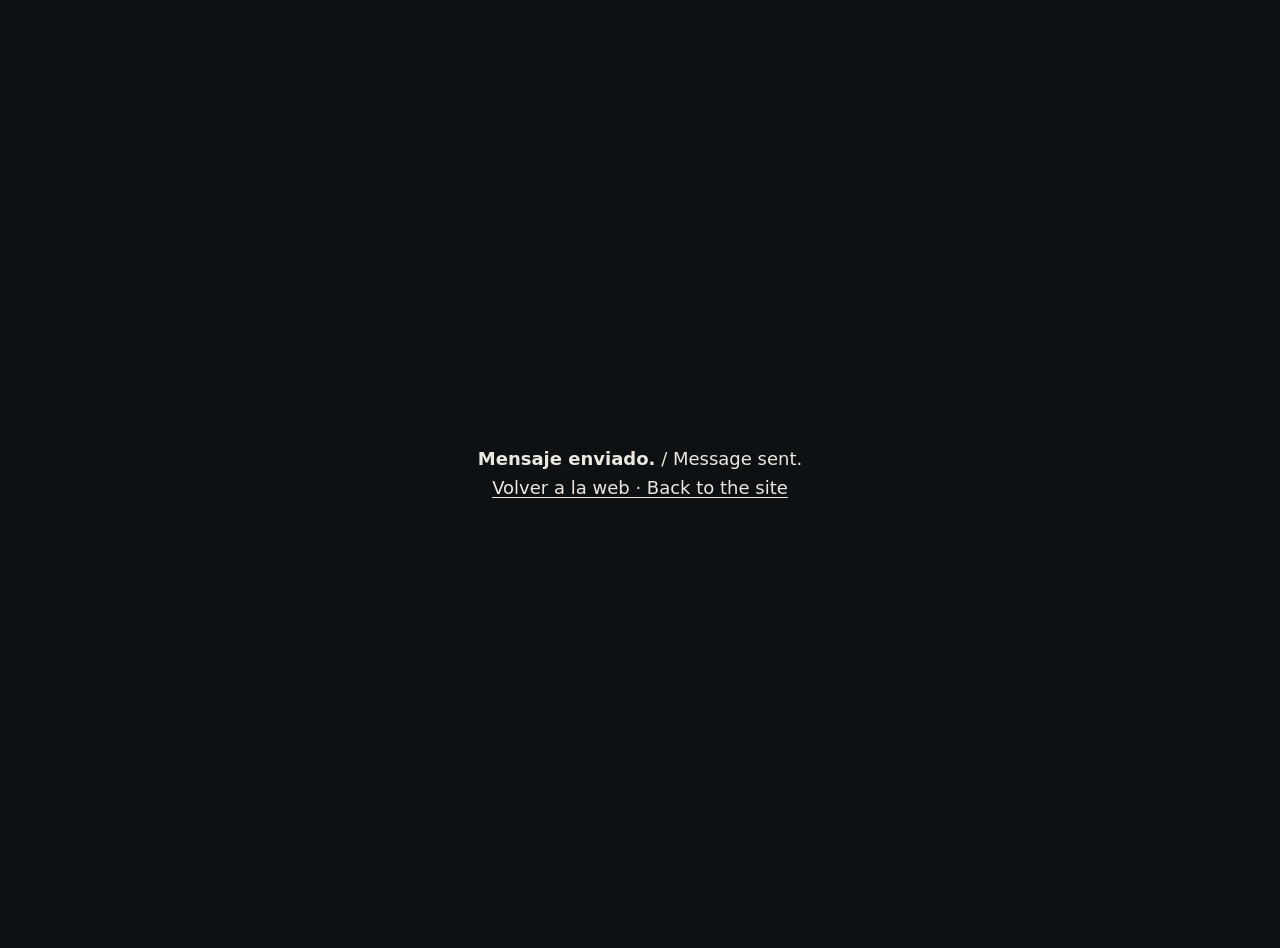
<file: enviado.html>
<!doctype html>
<html lang="es">
<head>
<meta charset="utf-8">
<meta name="viewport" content="width=device-width, initial-scale=1">
<meta name="robots" content="noindex">
<title>Mensaje enviado · Message sent</title>
<style>
  body { margin: 0; min-height: 100vh; display: grid; place-items: center; padding: 24px; background: #0e1113; color: #ece8e1; font: 18px/1.6 system-ui, -apple-system, "Segoe UI", sans-serif; text-align: center; }
  a { color: inherit; text-underline-offset: 3px; }
</style>
</head>
<body>
  <p><strong>Mensaje enviado.</strong> / Message sent.<br><a href="./">Volver a la web · Back to the site</a></p>
</body>
</html>
</file>
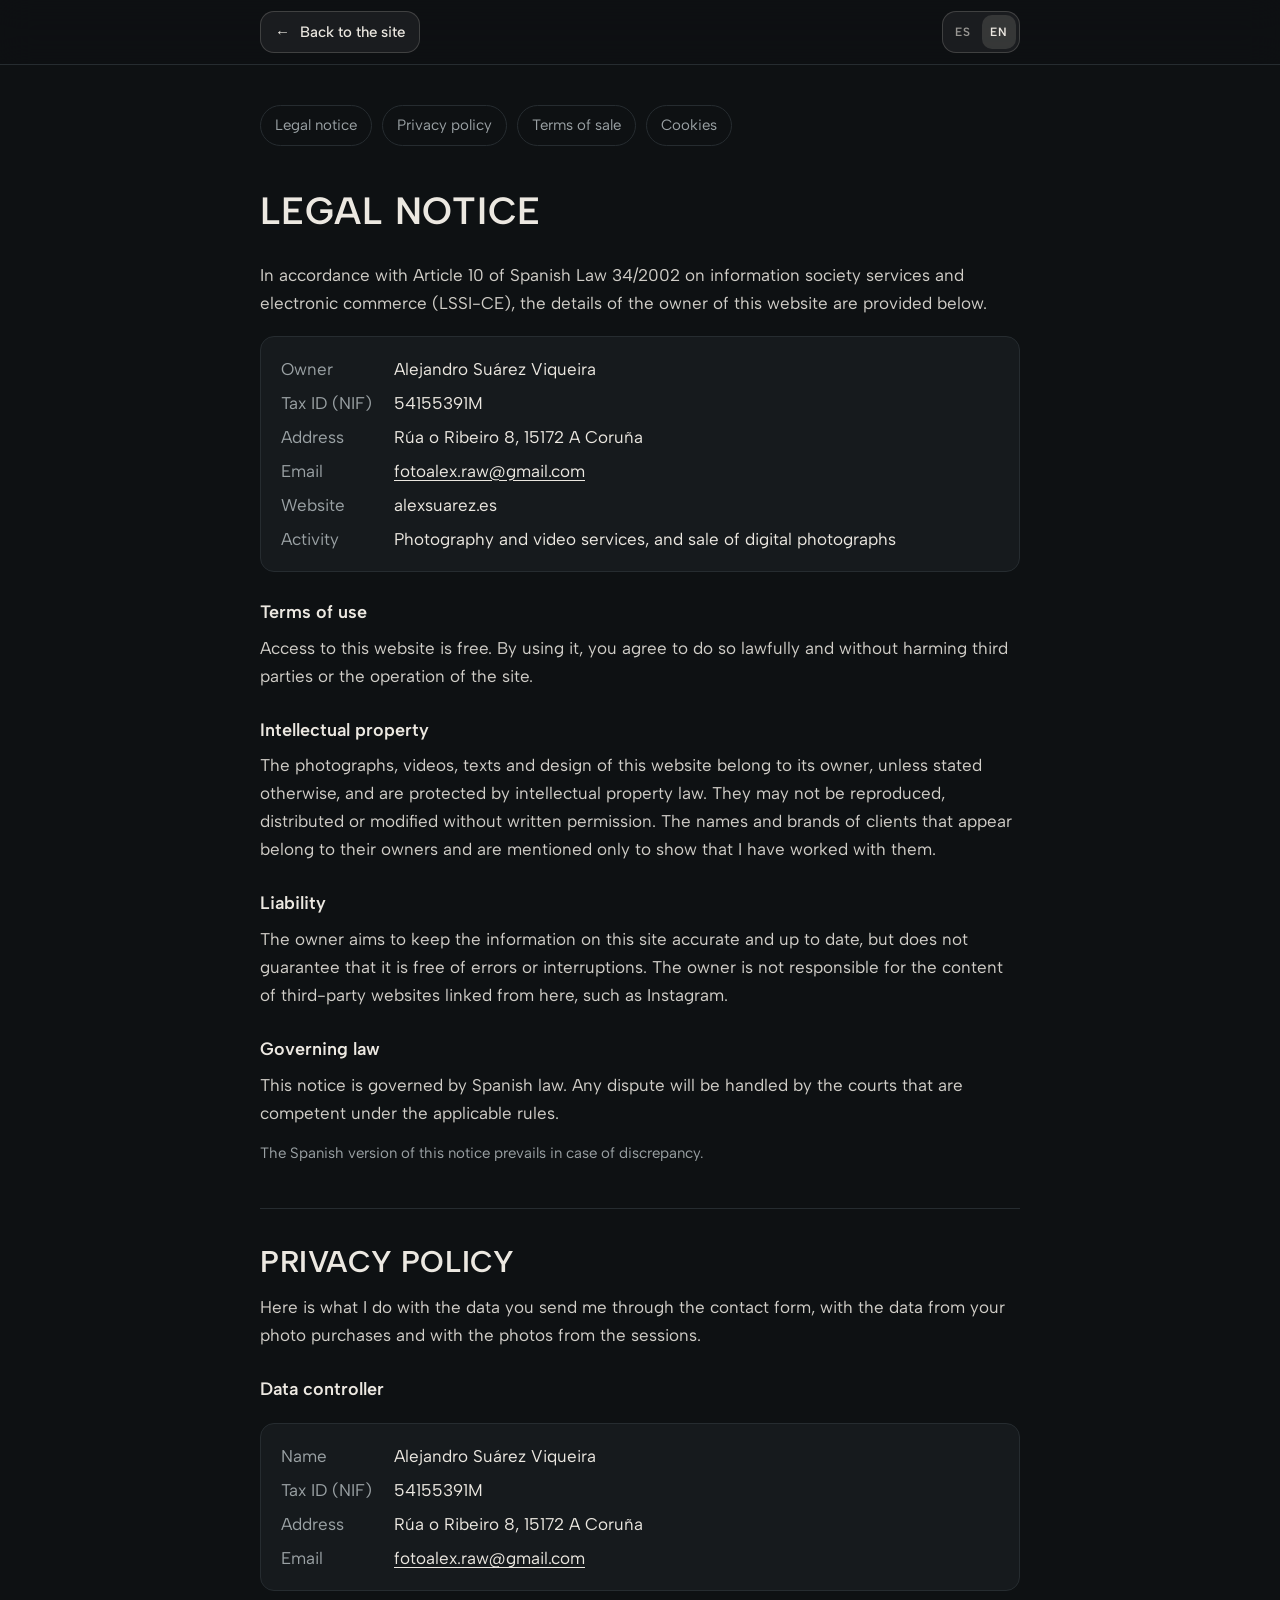
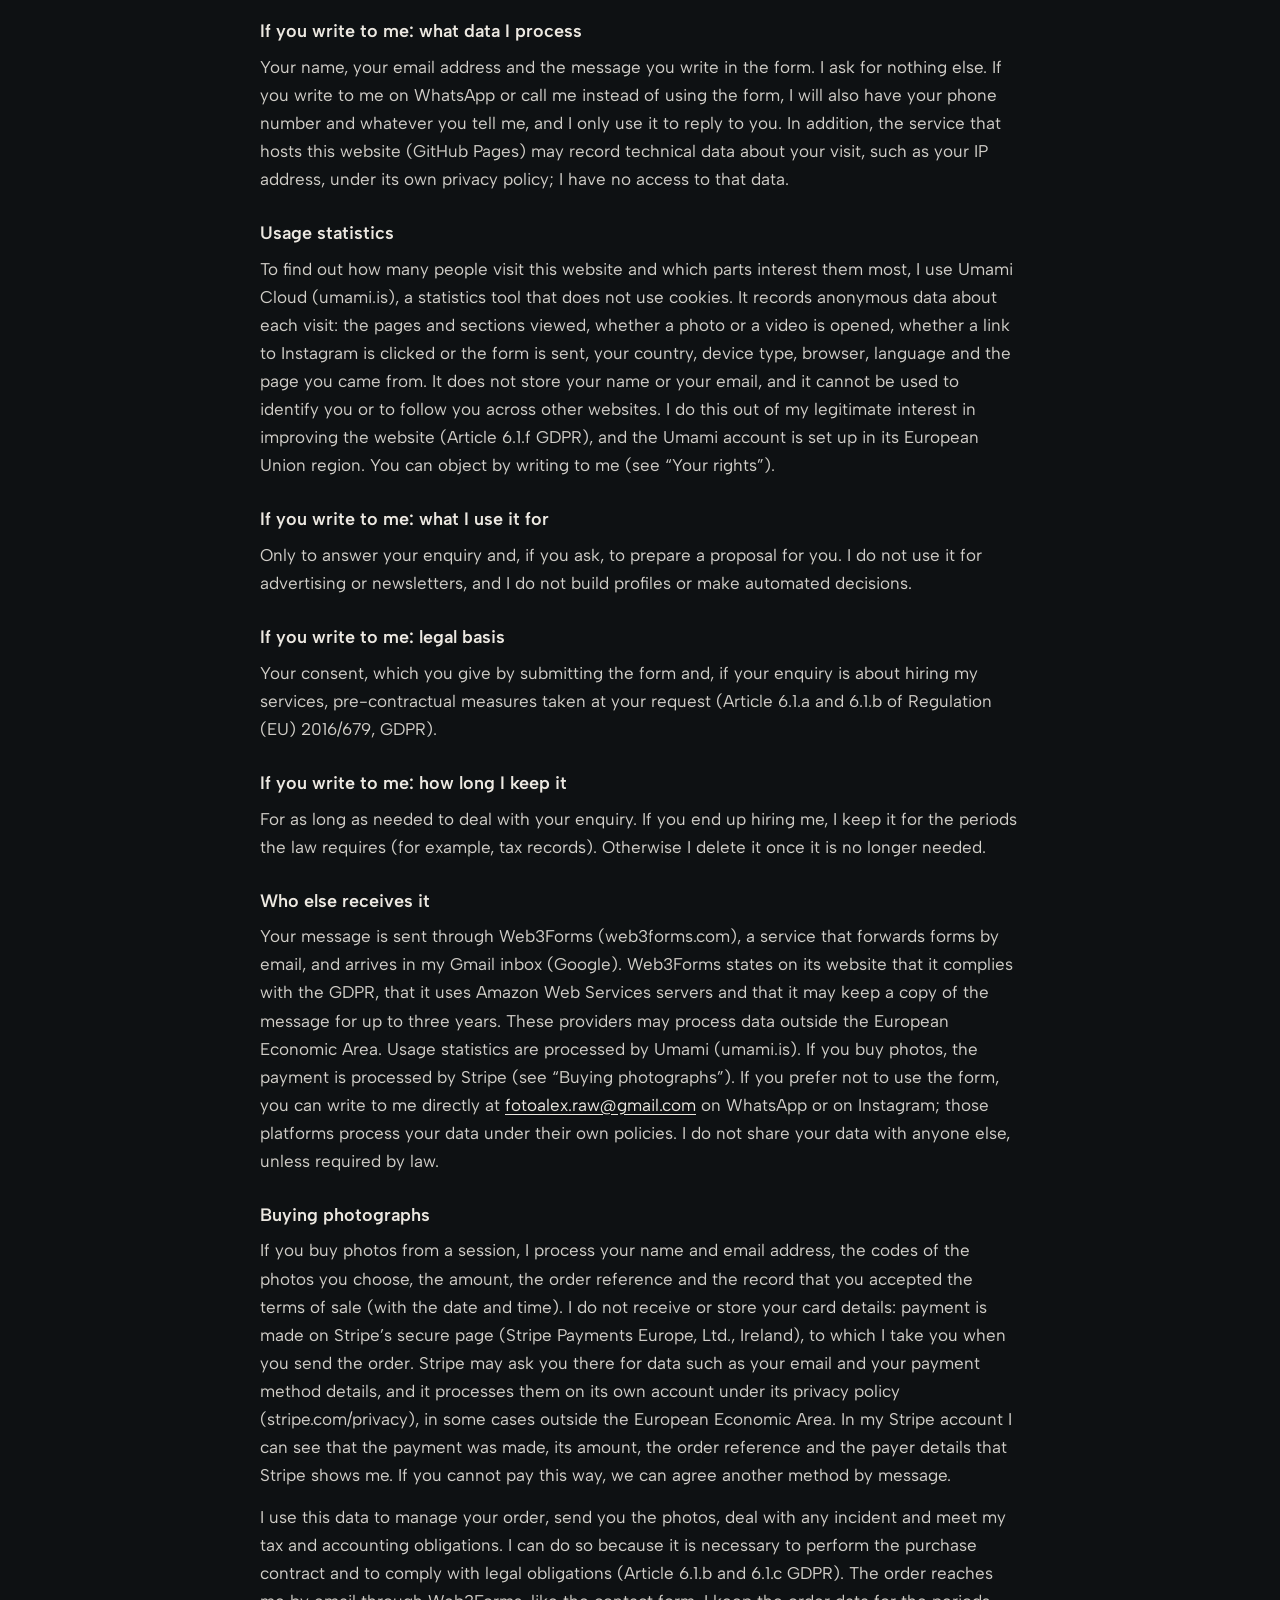
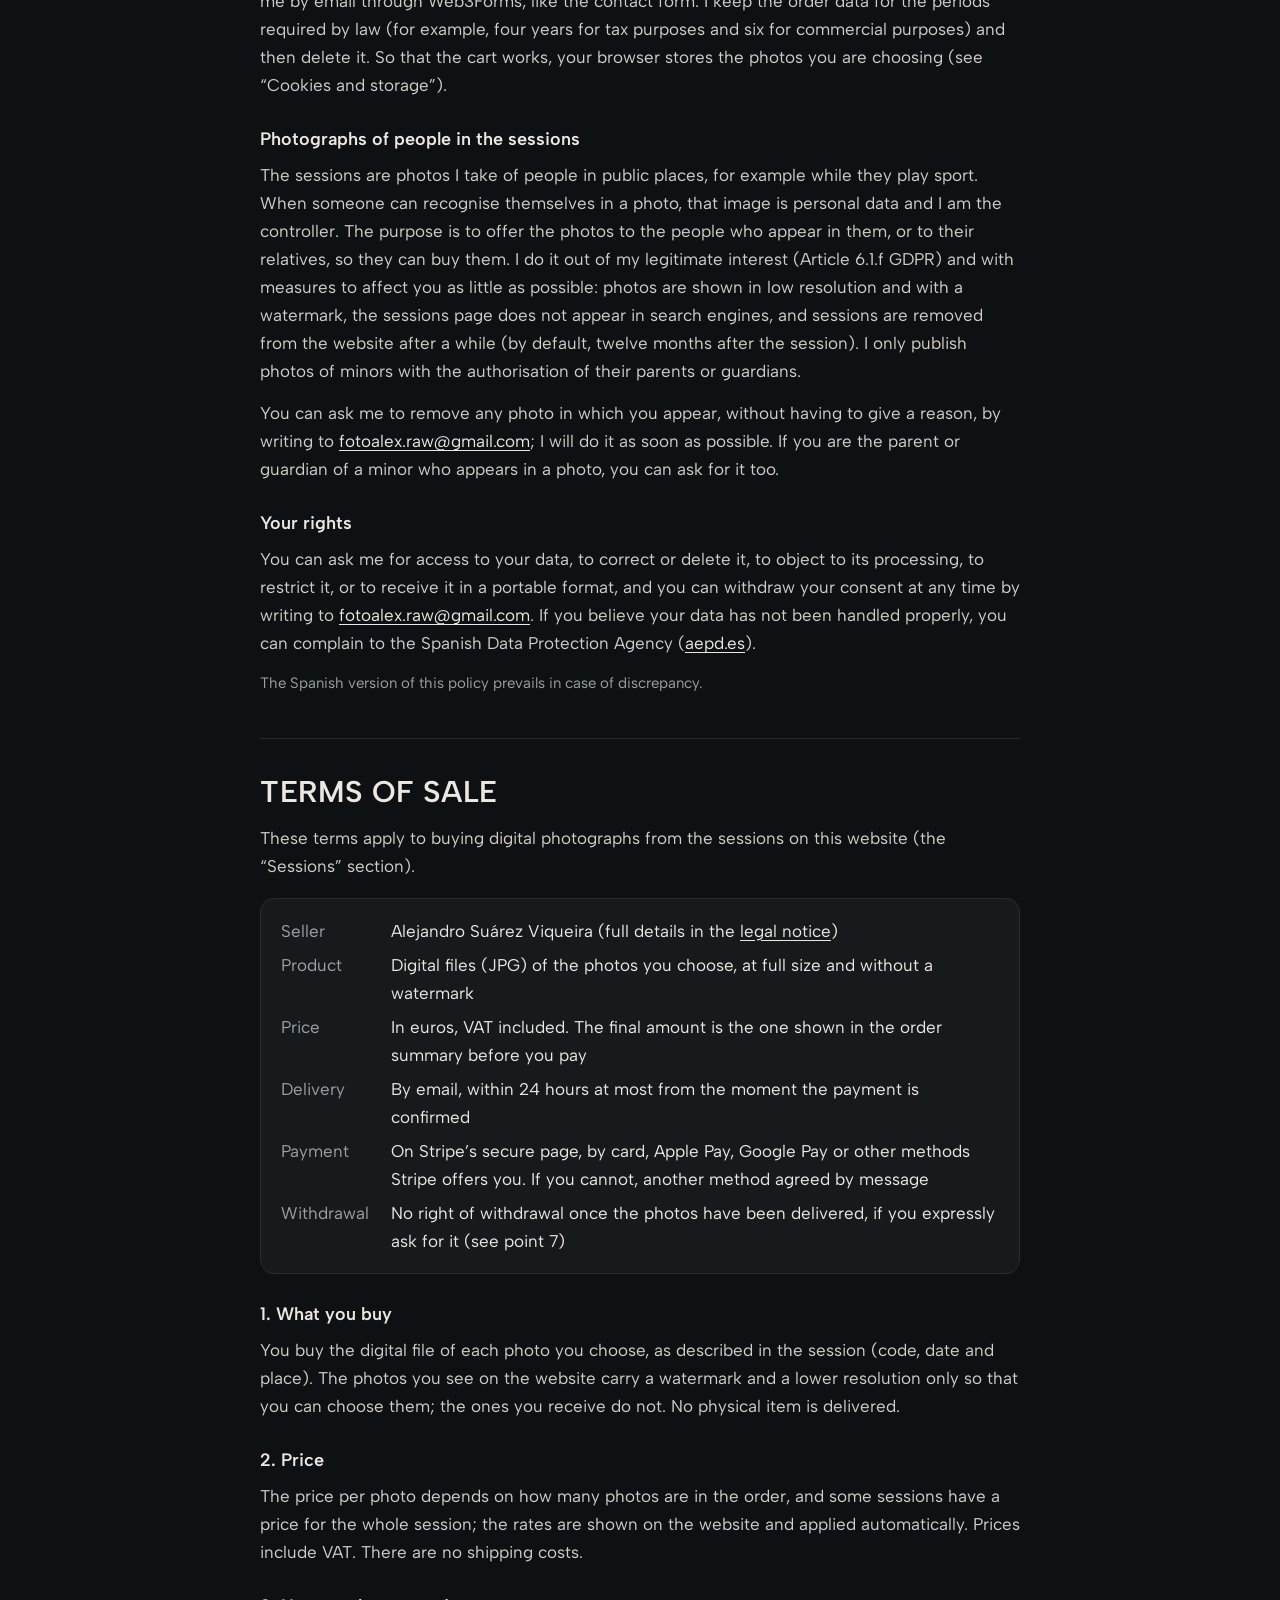
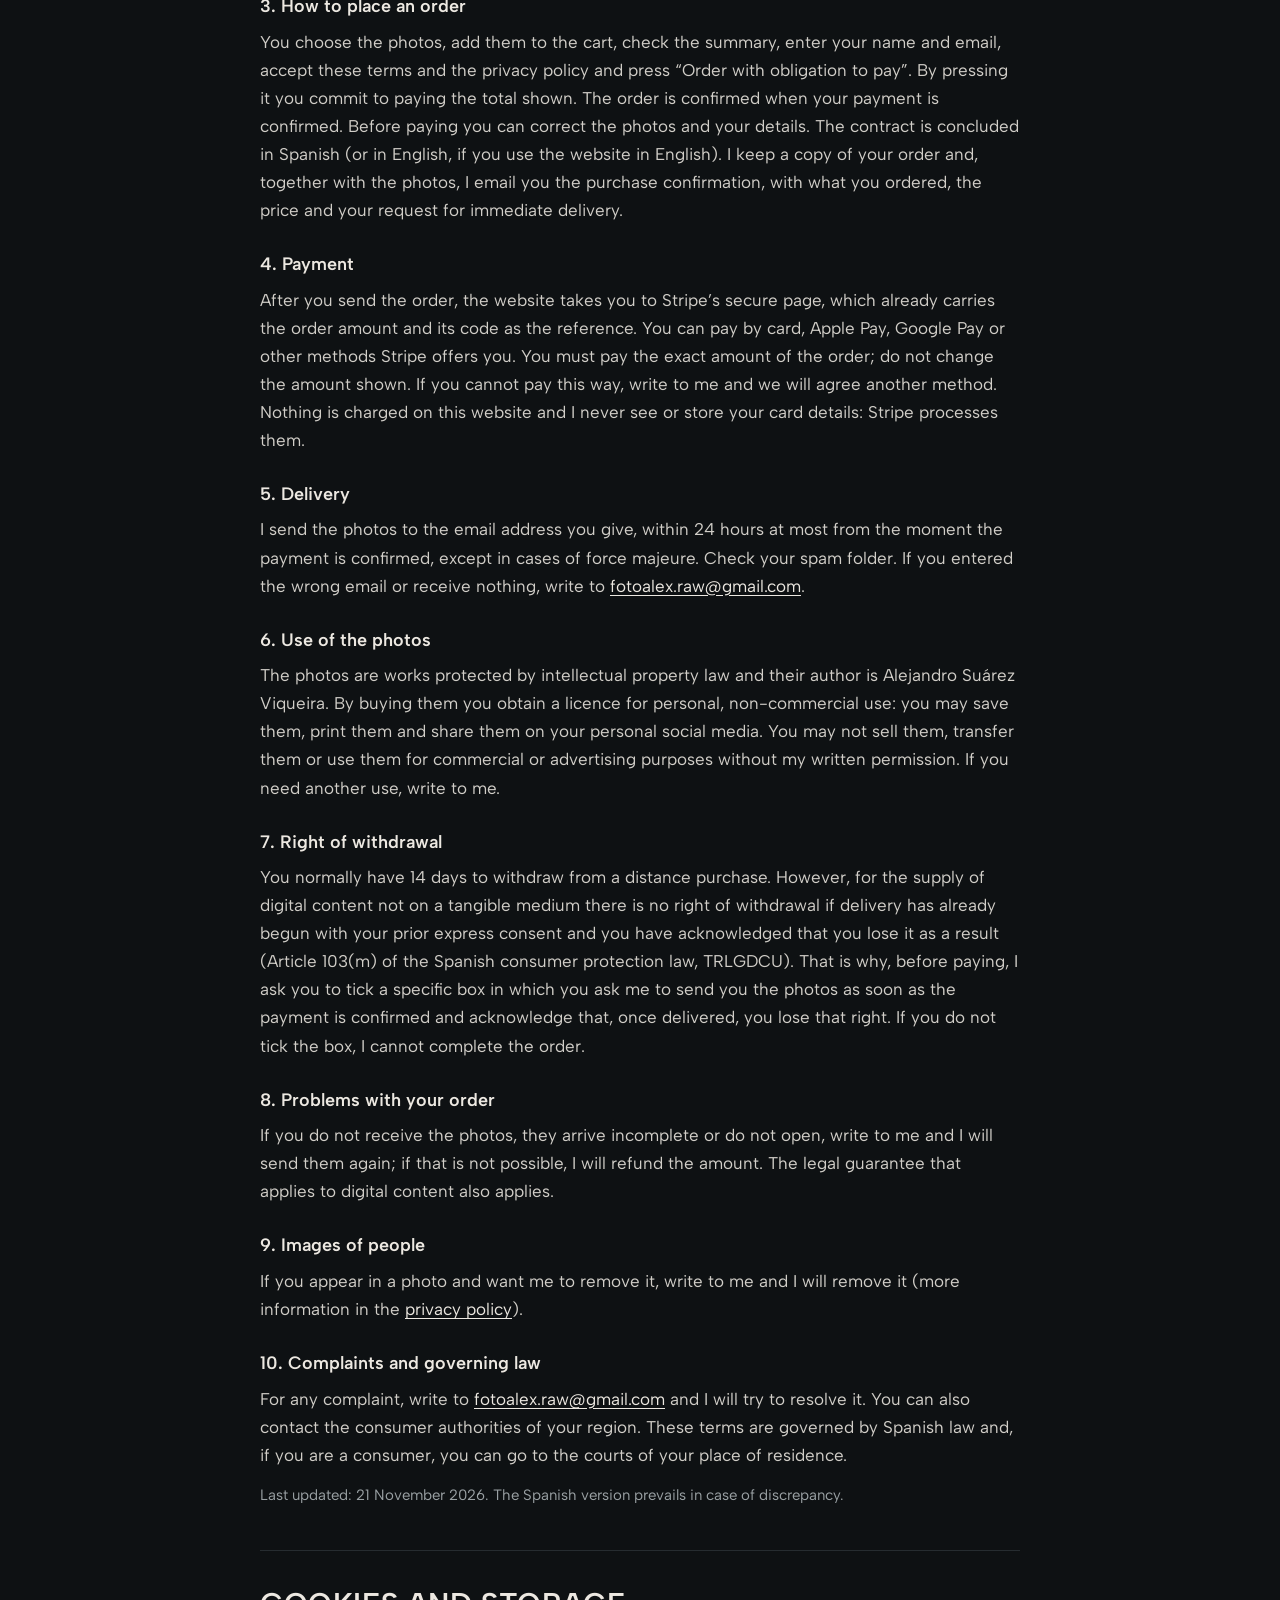
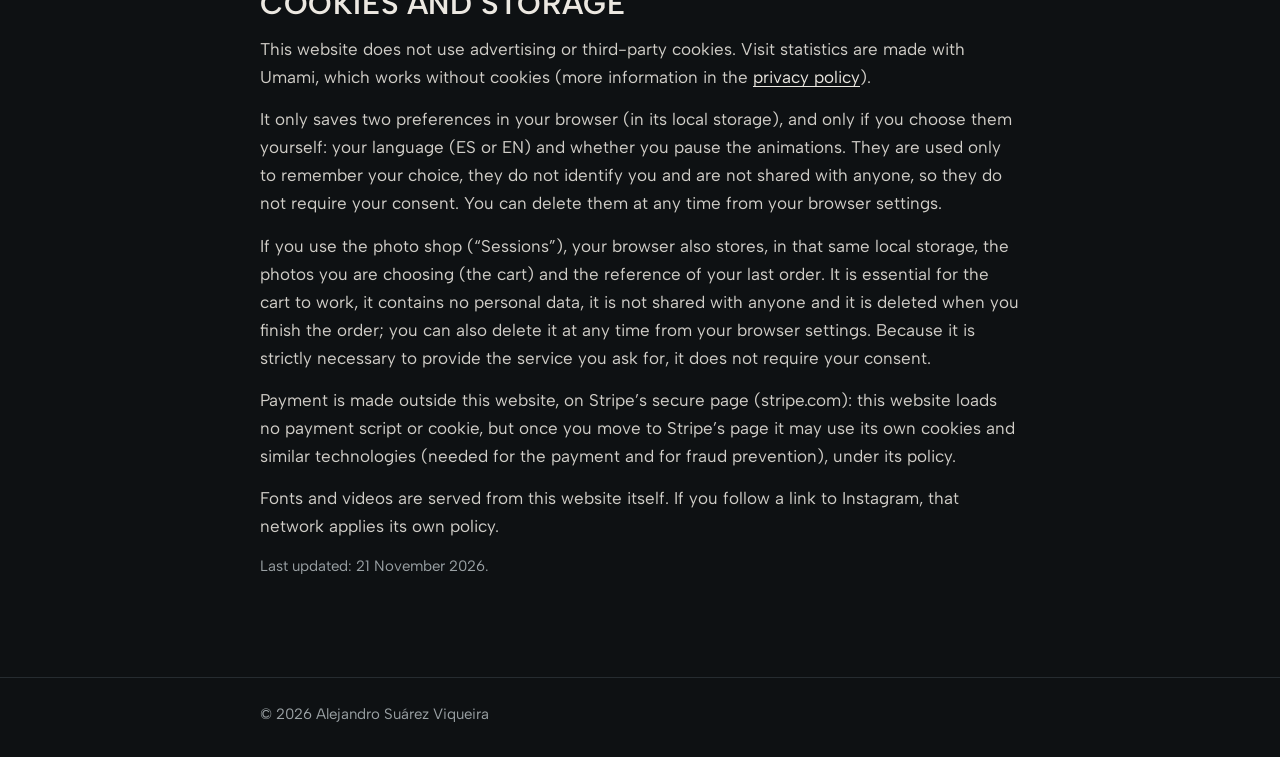
<file: legal.html>
<!doctype html>
<html lang="es">
<head>
<meta charset="utf-8">
<meta name="viewport" content="width=device-width, initial-scale=1, viewport-fit=cover">
<title>Aviso legal, privacidad, condiciones de venta y cookies · Alejandro Suárez</title>
<meta name="description" content="Aviso legal, política de privacidad, condiciones de venta de fotografías y cookies de la web de Alejandro Suárez, filmmaker en A Coruña.">
<meta name="theme-color" content="#0e1113">
<link rel="icon" href="data:image/svg+xml,%3Csvg xmlns='http://www.w3.org/2000/svg' viewBox='0 0 32 32'%3E%3Crect width='32' height='32' fill='%230e1113'/%3E%3Ctext x='16' y='23' font-family='Arial,Helvetica,sans-serif' font-weight='700' font-size='20' text-anchor='middle' fill='%23ece8e1'%3EA%3C/text%3E%3C/svg%3E">
<link rel="preload" href="fonts/albert-sans-latin-wght-normal.woff2" as="font" type="font/woff2" crossorigin>

<!-- =====================================================================================
     RELLENA SOLO ESTAS DOS LÍNEAS (entre las comillas) con tus datos y guarda el archivo.
     Se muestran en el Aviso legal y en la Política de privacidad. Deja las comillas.
     ===================================================================================== -->
<script>
var DATOS = {
  nif:       "54155391M",
  domicilio: "Rúa o Ribeiro 8, 15172 A Coruña"
};
</script>

<script>
/* Elige el idioma antes de pintar: ?lang=es|en, si no el que eligió el visitante en la web, si no el del navegador */
(function () {
  var l = (location.search.match(/[?&]lang=(es|en)\b/) || [])[1], s = null;
  try { s = localStorage.getItem('idioma'); } catch (e) {}
  if (!l) l = (s === 'es' || s === 'en') ? s : (/^en\b/i.test(navigator.language || '') ? 'en' : 'es');
  document.documentElement.lang = l;
})();
</script>

<style>
@font-face {
  font-family: "Albert Sans";
  font-style: normal;
  font-weight: 100 900;
  font-display: swap;
  src: url("fonts/albert-sans-latin-wght-normal.woff2") format("woff2");
  unicode-range: U+0000-00FF, U+0131, U+0152-0153, U+02BB-02BC, U+02C6, U+02DA, U+02DC, U+0304, U+0308, U+0329, U+2000-206F, U+20AC, U+2122, U+2191, U+2193, U+2212, U+2215, U+FEFF, U+FFFD;
}
:root {
  --bg: #0e1113; --panel: #161a1d; --ink: #ece8e1; --muted: #9aa1a4; --line: #262c30; --rec: #e5382b;
  --r-md: 14px; --font: "Albert Sans", "Helvetica Neue", Arial, sans-serif;
  --glass: rgba(236, 232, 225, .06); --glass-line: rgba(236, 232, 225, .18);
  color-scheme: dark;
}
* { box-sizing: border-box; }
html { -webkit-text-size-adjust: 100%; scroll-behavior: smooth; scroll-padding-top: 88px; }
body { margin: 0; background: var(--bg); color: var(--ink); font-family: var(--font); font-size: 17px; line-height: 1.65; }
a { color: var(--ink); text-underline-offset: 3px; }
a:focus-visible, button:focus-visible { outline: 2px solid var(--ink); outline-offset: 3px; }
.wrap { width: min(100% - 32px, 760px); margin-inline: auto; }

.top { position: sticky; top: 0; z-index: 5; background: rgba(14, 17, 19, .82); -webkit-backdrop-filter: blur(16px); backdrop-filter: blur(16px); border-bottom: 1px solid var(--line); padding-top: env(safe-area-inset-top, 0px); }
.top .wrap { display: flex; align-items: center; justify-content: space-between; gap: 12px; min-height: 64px; }
.back { display: inline-flex; align-items: center; gap: 10px; padding: 8px 14px; border: 1px solid var(--glass-line); border-radius: var(--r-md); background: var(--glass); font-weight: 500; font-size: 15px; text-decoration: none; color: var(--ink); }
.back:hover { background: rgba(236, 232, 225, .12); }
.lang { display: inline-flex; gap: 2px; padding: 3px; border-radius: var(--r-md); background: var(--glass); border: 1px solid var(--glass-line); }
.lang button { min-width: 34px; height: 34px; padding: 0 8px; border: 0; border-radius: 10px; background: transparent; color: rgba(236, 232, 225, .6); font: 600 12px/1 var(--font); letter-spacing: .08em; cursor: pointer; }
.lang button:hover { color: var(--ink); }
.lang button[aria-pressed="true"] { color: var(--ink); background: rgba(236, 232, 225, .13); }

main { padding-block: 40px 56px; }
.nav-legal { display: flex; flex-wrap: wrap; gap: 8px 10px; margin: 0 0 36px; }
.nav-legal a { padding: 7px 14px; border: 1px solid var(--line); border-radius: 999px; font-size: 15px; text-decoration: none; color: var(--muted); }
.nav-legal a:hover { color: var(--ink); border-color: var(--glass-line); }

section { padding-block: 8px 28px; }
section + section { border-top: 1px solid var(--line); padding-top: 36px; }
h1, h2 { margin: 0 0 14px; font-weight: 600; text-transform: uppercase; letter-spacing: .02em; line-height: 1.15; }
h1 { font-size: clamp(26px, 5.5vw, 38px); margin-bottom: 28px; }
h2 { font-size: clamp(22px, 4.6vw, 30px); }
h3 { margin: 26px 0 6px; font-size: 18px; font-weight: 600; }
p { margin: 0 0 14px; color: color-mix(in srgb, var(--ink) 88%, var(--bg)); }
.upd { color: var(--muted); font-size: 15px; }
dl { display: grid; grid-template-columns: max-content 1fr; gap: 6px 22px; margin: 18px 0 8px; padding: 18px 20px; background: var(--panel); border: 1px solid var(--line); border-radius: var(--r-md); }
dt { color: var(--muted); }
dd { margin: 0; overflow-wrap: anywhere; }
.warn { display: none; margin: 0 0 24px; padding: 14px 16px; border: 1px solid var(--rec); border-radius: var(--r-md); color: var(--ink); background: rgba(229, 56, 43, .12); }
.warn.on { display: block; }
html[lang="en"] .es, html[lang="es"] .en { display: none; }
footer { padding-block: 24px calc(30px + env(safe-area-inset-bottom, 0px)); border-top: 1px solid var(--line); color: var(--muted); font-size: 15px; }
@media (max-width: 560px) {
  body { font-size: 16px; }
  dl { grid-template-columns: 1fr; gap: 0; }
  dd { margin-bottom: 10px; }
  main { padding-top: 28px; }
}
</style>
<!-- Estadísticas de visitas: Umami Cloud (sin cookies). Solo cuenta en alexsuarez.es, no en pruebas locales. -->
<script defer src="https://cloud.umami.is/script.js" data-website-id="496132da-e026-4dab-b417-7681883feb89" data-domains="alexsuarez.es,www.alexsuarez.es"></script>
</head>
<body>

<header class="top">
  <div class="wrap">
    <a class="back" href="index.html"><span aria-hidden="true">←</span> <span class="es">Volver a la web</span><span class="en">Back to the site</span></a>
    <div class="lang" role="group" aria-label="Idioma / Language">
      <button type="button" data-lang="es" lang="es" aria-pressed="true" title="Español">ES</button>
      <button type="button" data-lang="en" lang="en" aria-pressed="false" title="English">EN</button>
    </div>
  </div>
</header>

<main class="wrap">
  <p class="warn" id="warn" role="alert">⚠ Faltan datos por rellenar en este archivo (DNI y domicilio, al principio de legal.html). No publiques la web hasta completarlos.</p>

  <nav class="nav-legal" aria-label="Secciones">
    <a href="#aviso-legal"><span class="es">Aviso legal</span><span class="en">Legal notice</span></a>
    <a href="#privacidad"><span class="es">Privacidad</span><span class="en">Privacy policy</span></a>
    <a href="#condiciones"><span class="es">Condiciones de venta</span><span class="en">Terms of sale</span></a>
    <a href="#cookies"><span class="es">Cookies</span><span class="en">Cookies</span></a>
  </nav>

  <!-- ===================================== AVISO LEGAL ===================================== -->
  <section id="aviso-legal">
    <div class="es">
      <h1>Aviso legal</h1>
      <p>En cumplimiento del artículo 10 de la Ley 34/2002, de servicios de la sociedad de la información y de comercio electrónico (LSSI-CE), se facilitan los datos del titular de este sitio web.</p>
      <dl>
        <dt>Titular</dt><dd>Alejandro Suárez Viqueira</dd>
        <dt>NIF</dt><dd data-f="nif">XXXX-DNI</dd>
        <dt>Domicilio</dt><dd data-f="domicilio">XXXX-DOMICILIO</dd>
        <dt>Correo electrónico</dt><dd><a href="mailto:fotoalex.raw@gmail.com">fotoalex.raw@gmail.com</a></dd>
        <dt>Sitio web</dt><dd>alexsuarez.es</dd>
        <dt>Actividad</dt><dd>Servicios de fotografía y vídeo, y venta de fotografías digitales</dd>
      </dl>
      <h3>Condiciones de uso</h3>
      <p>El acceso a este sitio web es gratuito. Al usarlo te comprometes a hacerlo de forma lícita, sin perjudicar a terceros ni al funcionamiento de la web.</p>
      <h3>Propiedad intelectual</h3>
      <p>Las fotografías, los vídeos, los textos y el diseño de esta web pertenecen a su titular, salvo que se indique otra cosa, y están protegidos por la normativa de propiedad intelectual. Queda prohibido reproducirlos, distribuirlos o modificarlos sin autorización por escrito. Los nombres y marcas de clientes que aparecen pertenecen a sus propietarios y se mencionan solo para indicar que se ha trabajado con ellos.</p>
      <h3>Responsabilidad</h3>
      <p>El titular procura que la información de la web sea correcta y esté actualizada, pero no garantiza que no haya errores ni interrupciones. No se hace responsable del contenido de las webs de terceros a las que enlaza, como Instagram.</p>
      <h3>Legislación aplicable</h3>
      <p>Este aviso se rige por la legislación española. Para cualquier conflicto serán competentes los juzgados y tribunales que correspondan según la normativa aplicable.</p>
    </div>
    <div class="en">
      <h1>Legal notice</h1>
      <p>In accordance with Article 10 of Spanish Law 34/2002 on information society services and electronic commerce (LSSI-CE), the details of the owner of this website are provided below.</p>
      <dl>
        <dt>Owner</dt><dd>Alejandro Suárez Viqueira</dd>
        <dt>Tax ID (NIF)</dt><dd data-f="nif">XXXX-DNI</dd>
        <dt>Address</dt><dd data-f="domicilio">XXXX-DOMICILIO</dd>
        <dt>Email</dt><dd><a href="mailto:fotoalex.raw@gmail.com">fotoalex.raw@gmail.com</a></dd>
        <dt>Website</dt><dd>alexsuarez.es</dd>
        <dt>Activity</dt><dd>Photography and video services, and sale of digital photographs</dd>
      </dl>
      <h3>Terms of use</h3>
      <p>Access to this website is free. By using it, you agree to do so lawfully and without harming third parties or the operation of the site.</p>
      <h3>Intellectual property</h3>
      <p>The photographs, videos, texts and design of this website belong to its owner, unless stated otherwise, and are protected by intellectual property law. They may not be reproduced, distributed or modified without written permission. The names and brands of clients that appear belong to their owners and are mentioned only to show that I have worked with them.</p>
      <h3>Liability</h3>
      <p>The owner aims to keep the information on this site accurate and up to date, but does not guarantee that it is free of errors or interruptions. The owner is not responsible for the content of third-party websites linked from here, such as Instagram.</p>
      <h3>Governing law</h3>
      <p>This notice is governed by Spanish law. Any dispute will be handled by the courts that are competent under the applicable rules.</p>
      <p class="upd">The Spanish version of this notice prevails in case of discrepancy.</p>
    </div>
  </section>

  <!-- ================================ POLÍTICA DE PRIVACIDAD ================================ -->
  <section id="privacidad">
    <div class="es">
      <h2>Política de privacidad</h2>
      <p>Aquí te explico qué hago con los datos que me envías a través del formulario de contacto, con los de tus compras de fotografías y con las fotos de las sesiones.</p>
      <h3>Responsable</h3>
      <dl>
        <dt>Nombre</dt><dd>Alejandro Suárez Viqueira</dd>
        <dt>NIF</dt><dd data-f="nif">XXXX-DNI</dd>
        <dt>Domicilio</dt><dd data-f="domicilio">XXXX-DOMICILIO</dd>
        <dt>Correo electrónico</dt><dd><a href="mailto:fotoalex.raw@gmail.com">fotoalex.raw@gmail.com</a></dd>
      </dl>
      <h3>Si me escribes: qué datos trato</h3>
      <p>Tu nombre, tu correo electrónico y el mensaje que escribes en el formulario. No te pido nada más. Si en lugar del formulario me escribes por WhatsApp o me llamas, tendré además tu número de teléfono y lo que me cuentes, y solo lo uso para responderte. Además, el servicio que aloja la web (GitHub Pages) puede registrar datos técnicos de tu visita, como la dirección IP, según su propia política de privacidad; yo no tengo acceso a esos datos.</p>
      <h3>Estadísticas de uso</h3>
      <p>Para saber cuánta gente visita la web y qué partes interesan más, uso Umami Cloud (umami.is), una herramienta de estadísticas que no utiliza cookies. Registra datos anónimos de cada visita: las páginas y secciones que se ven, si se abre una foto o un vídeo, si se pulsa un enlace a Instagram o se envía el formulario, el país, el tipo de dispositivo, el navegador, el idioma y la página desde la que llegas. No guarda tu nombre ni tu correo, y no sirve para identificarte ni para seguirte por otras webs. Lo hago por mi interés legítimo en mejorar la web (artículo 6.1.f del RGPD), y la cuenta de Umami está configurada en su región de la Unión Europea. Puedes oponerte escribiéndome (mira «Tus derechos»).</p>
      <h3>Si me escribes: para qué los uso</h3>
      <p>Solo para responder a tu consulta y, si me lo pides, prepararte una propuesta. No los uso para publicidad ni boletines, no elaboro perfiles ni tomo decisiones automatizadas.</p>
      <h3>Si me escribes: por qué puedo tratarlos</h3>
      <p>Por tu consentimiento, que das al enviar el formulario, y, si tu consulta es para contratar mis servicios, por la aplicación de medidas precontractuales a petición tuya (artículo 6.1.a y 6.1.b del Reglamento (UE) 2016/679, RGPD).</p>
      <h3>Si me escribes: cuánto tiempo los conservo</h3>
      <p>El tiempo necesario para atender tu consulta. Si acabas contratando, los conservo durante los plazos que exige la ley (por ejemplo, los fiscales). Si no, los elimino cuando dejan de ser necesarios.</p>
      <h3>Quién más los recibe</h3>
      <p>Tu mensaje se envía mediante Web3Forms (web3forms.com), un servicio que reenvía formularios por correo, y llega a mi bandeja de Gmail (Google). Web3Forms indica en su web que cumple el RGPD, que utiliza servidores de Amazon Web Services y que puede guardar una copia del mensaje durante un máximo de tres años. Estos proveedores pueden tratar datos fuera del Espacio Económico Europeo. Las estadísticas de uso las procesa Umami (umami.is). Si compras fotos, el pago lo procesa Stripe (mira «Compra de fotografías»). Si prefieres no usar el formulario, puedes escribirme directamente a <a href="mailto:fotoalex.raw@gmail.com">fotoalex.raw@gmail.com</a> por WhatsApp o por Instagram; esas plataformas tratan tus datos según su propia política. No cedo tus datos a nadie más, salvo obligación legal.</p>
      <h3>Compra de fotografías</h3>
      <p>Si compras fotos de una sesión, trato tu nombre y tu correo electrónico, los códigos de las fotos que eliges, el importe, la referencia del pedido y la constancia de que has aceptado las condiciones de venta (con la fecha y la hora). No recibo ni guardo los datos de tu tarjeta: el pago se hace en la página segura de Stripe (Stripe Payments Europe, Ltd., Irlanda), a la que te llevo al enviar el pedido. Stripe puede pedirte allí datos como tu correo y los de tu medio de pago, y los trata por su cuenta según su política de privacidad (stripe.com/es/privacy), también, en algunos casos, fuera del Espacio Económico Europeo. Yo veo en mi cuenta de Stripe que se ha hecho el pago, su importe, la referencia del pedido y los datos del pagador que Stripe me muestre. Si no puedes pagar por esa vía, podemos acordar otro medio por mensaje.</p>
      <p>Los uso para gestionar tu pedido, enviarte las fotos, atender cualquier incidencia y cumplir mis obligaciones fiscales y contables. Puedo hacerlo porque es necesario para ejecutar el contrato de compra y para cumplir obligaciones legales (artículo 6.1.b y 6.1.c del RGPD). El pedido me llega por correo a través de Web3Forms, igual que el formulario de contacto. Conservo los datos del pedido durante los plazos que exige la ley (por ejemplo, cuatro años a efectos fiscales y seis a efectos mercantiles) y después los elimino. Para que funcione el carrito, tu navegador guarda las fotos que vas eligiendo (mira «Cookies y almacenamiento»).</p>
      <h3>Fotografías de personas en las sesiones</h3>
      <p>Las sesiones son fotos que hago a personas en lugares públicos, por ejemplo mientras practican deporte. Cuando alguien se reconoce en una foto, esa imagen es un dato personal y yo soy el responsable. La finalidad es ofrecer las fotos a las propias personas que salen en ellas, o a sus familiares, para que puedan comprarlas. Lo hago por mi interés legítimo (artículo 6.1.f del RGPD) y con medidas para que te afecte lo menos posible: las fotos se muestran en baja resolución y con marca de agua, la página de sesiones no aparece en buscadores, y las sesiones se retiran de la web pasado un tiempo (por defecto, doce meses desde la sesión). Las fotos de menores solo las publico con la autorización de sus padres o tutores.</p>
      <p>Puedes pedirme que retire cualquier foto en la que salgas, sin tener que dar explicaciones, escribiendo a <a href="mailto:fotoalex.raw@gmail.com">fotoalex.raw@gmail.com</a>; lo haré lo antes posible. Si eres el padre, la madre o el tutor de un menor que sale en una foto, puedes pedirlo igualmente.</p>
      <h3>Tus derechos</h3>
      <p>Puedes pedirme acceso a tus datos, que los rectifique o los suprima, oponerte a su tratamiento, limitarlo o recibirlos en un formato portable, y retirar tu consentimiento en cualquier momento escribiendo a <a href="mailto:fotoalex.raw@gmail.com">fotoalex.raw@gmail.com</a>. Si crees que no he tratado bien tus datos, puedes reclamar ante la Agencia Española de Protección de Datos (<a href="https://www.aepd.es" target="_blank" rel="noopener">aepd.es</a>).</p>
    </div>
    <div class="en">
      <h2>Privacy policy</h2>
      <p>Here is what I do with the data you send me through the contact form, with the data from your photo purchases and with the photos from the sessions.</p>
      <h3>Data controller</h3>
      <dl>
        <dt>Name</dt><dd>Alejandro Suárez Viqueira</dd>
        <dt>Tax ID (NIF)</dt><dd data-f="nif">XXXX-DNI</dd>
        <dt>Address</dt><dd data-f="domicilio">XXXX-DOMICILIO</dd>
        <dt>Email</dt><dd><a href="mailto:fotoalex.raw@gmail.com">fotoalex.raw@gmail.com</a></dd>
      </dl>
      <h3>If you write to me: what data I process</h3>
      <p>Your name, your email address and the message you write in the form. I ask for nothing else. If you write to me on WhatsApp or call me instead of using the form, I will also have your phone number and whatever you tell me, and I only use it to reply to you. In addition, the service that hosts this website (GitHub Pages) may record technical data about your visit, such as your IP address, under its own privacy policy; I have no access to that data.</p>
      <h3>Usage statistics</h3>
      <p>To find out how many people visit this website and which parts interest them most, I use Umami Cloud (umami.is), a statistics tool that does not use cookies. It records anonymous data about each visit: the pages and sections viewed, whether a photo or a video is opened, whether a link to Instagram is clicked or the form is sent, your country, device type, browser, language and the page you came from. It does not store your name or your email, and it cannot be used to identify you or to follow you across other websites. I do this out of my legitimate interest in improving the website (Article 6.1.f GDPR), and the Umami account is set up in its European Union region. You can object by writing to me (see “Your rights”).</p>
      <h3>If you write to me: what I use it for</h3>
      <p>Only to answer your enquiry and, if you ask, to prepare a proposal for you. I do not use it for advertising or newsletters, and I do not build profiles or make automated decisions.</p>
      <h3>If you write to me: legal basis</h3>
      <p>Your consent, which you give by submitting the form and, if your enquiry is about hiring my services, pre-contractual measures taken at your request (Article 6.1.a and 6.1.b of Regulation (EU) 2016/679, GDPR).</p>
      <h3>If you write to me: how long I keep it</h3>
      <p>For as long as needed to deal with your enquiry. If you end up hiring me, I keep it for the periods the law requires (for example, tax records). Otherwise I delete it once it is no longer needed.</p>
      <h3>Who else receives it</h3>
      <p>Your message is sent through Web3Forms (web3forms.com), a service that forwards forms by email, and arrives in my Gmail inbox (Google). Web3Forms states on its website that it complies with the GDPR, that it uses Amazon Web Services servers and that it may keep a copy of the message for up to three years. These providers may process data outside the European Economic Area. Usage statistics are processed by Umami (umami.is). If you buy photos, the payment is processed by Stripe (see “Buying photographs”). If you prefer not to use the form, you can write to me directly at <a href="mailto:fotoalex.raw@gmail.com">fotoalex.raw@gmail.com</a> on WhatsApp or on Instagram; those platforms process your data under their own policies. I do not share your data with anyone else, unless required by law.</p>
      <h3>Buying photographs</h3>
      <p>If you buy photos from a session, I process your name and email address, the codes of the photos you choose, the amount, the order reference and the record that you accepted the terms of sale (with the date and time). I do not receive or store your card details: payment is made on Stripe’s secure page (Stripe Payments Europe, Ltd., Ireland), to which I take you when you send the order. Stripe may ask you there for data such as your email and your payment method details, and it processes them on its own account under its privacy policy (stripe.com/privacy), in some cases outside the European Economic Area. In my Stripe account I can see that the payment was made, its amount, the order reference and the payer details that Stripe shows me. If you cannot pay this way, we can agree another method by message.</p>
      <p>I use this data to manage your order, send you the photos, deal with any incident and meet my tax and accounting obligations. I can do so because it is necessary to perform the purchase contract and to comply with legal obligations (Article 6.1.b and 6.1.c GDPR). The order reaches me by email through Web3Forms, like the contact form. I keep the order data for the periods required by law (for example, four years for tax purposes and six for commercial purposes) and then delete it. So that the cart works, your browser stores the photos you are choosing (see “Cookies and storage”).</p>
      <h3>Photographs of people in the sessions</h3>
      <p>The sessions are photos I take of people in public places, for example while they play sport. When someone can recognise themselves in a photo, that image is personal data and I am the controller. The purpose is to offer the photos to the people who appear in them, or to their relatives, so they can buy them. I do it out of my legitimate interest (Article 6.1.f GDPR) and with measures to affect you as little as possible: photos are shown in low resolution and with a watermark, the sessions page does not appear in search engines, and sessions are removed from the website after a while (by default, twelve months after the session). I only publish photos of minors with the authorisation of their parents or guardians.</p>
      <p>You can ask me to remove any photo in which you appear, without having to give a reason, by writing to <a href="mailto:fotoalex.raw@gmail.com">fotoalex.raw@gmail.com</a>; I will do it as soon as possible. If you are the parent or guardian of a minor who appears in a photo, you can ask for it too.</p>
      <h3>Your rights</h3>
      <p>You can ask me for access to your data, to correct or delete it, to object to its processing, to restrict it, or to receive it in a portable format, and you can withdraw your consent at any time by writing to <a href="mailto:fotoalex.raw@gmail.com">fotoalex.raw@gmail.com</a>. If you believe your data has not been handled properly, you can complain to the Spanish Data Protection Agency (<a href="https://www.aepd.es" target="_blank" rel="noopener">aepd.es</a>).</p>
      <p class="upd">The Spanish version of this policy prevails in case of discrepancy.</p>
    </div>
  </section>

  <!-- ============================ CONDICIONES DE VENTA ============================ -->
  <section id="condiciones">
    <div class="es">
      <h2>Condiciones de venta</h2>
      <p>Estas condiciones se aplican a la compra de fotografías digitales de las sesiones de esta web (apartado «Sesiones»).</p>
      <dl>
        <dt>Vendedor</dt><dd>Alejandro Suárez Viqueira (datos completos en el <a href="#aviso-legal">aviso legal</a>)</dd>
        <dt>Producto</dt><dd>Archivos digitales (JPG) de las fotos que elijas, a tamaño completo y sin marca de agua</dd>
        <dt>Precio</dt><dd>En euros, IVA incluido. El importe final es el que ves en el resumen del pedido antes de pagar</dd>
        <dt>Entrega</dt><dd>Por correo electrónico, en un máximo de 24 horas desde que se confirme el pago</dd>
        <dt>Pago</dt><dd>En la página segura de Stripe, con tarjeta, Apple Pay, Google Pay u otros medios que Stripe te ofrezca. Si no puedes, otro medio acordado por mensaje</dd>
        <dt>Desistimiento</dt><dd>No hay derecho de desistimiento una vez entregadas las fotos, si lo pides expresamente (ver punto 7)</dd>
      </dl>
      <h3>1. Qué compras</h3>
      <p>Compras el archivo digital de cada foto elegida, tal como se describe en la sesión (código, fecha y lugar). Las fotos que ves en la web llevan marca de agua y menor resolución solo para poder elegirlas; las que recibes no la llevan. No se entrega ningún soporte físico.</p>
      <h3>2. Precio</h3>
      <p>El precio por foto depende de cuántas fotos haya en el pedido, y algunas sesiones tienen un precio para toda la sesión; las tarifas se ven en la propia web y se aplican automáticamente. Los precios incluyen el IVA. No hay gastos de envío.</p>
      <h3>3. Cómo se hace el pedido</h3>
      <p>Eliges las fotos, las añades al carrito, revisas el resumen, escribes tu nombre y tu correo, aceptas estas condiciones y la política de privacidad y pulsas «Pedido con obligación de pago». Al pulsarlo te comprometes a pagar el total indicado. El pedido queda confirmado cuando se confirma tu pago. Antes de pagar puedes corregir las fotos y tus datos. El contrato se celebra en español (o en inglés, si usas la web en inglés). Guardo una copia de tu pedido y, junto con las fotos, te envío por correo la confirmación de la compra, con lo que has pedido, el precio y tu solicitud de entrega inmediata.</p>
      <h3>4. Pago</h3>
      <p>Tras enviar el pedido, la web te lleva a la página segura de Stripe, que ya lleva el importe del pedido y su código como referencia. Puedes pagar con tarjeta, Apple Pay, Google Pay u otros medios que Stripe te ofrezca. Debes pagar el importe exacto del pedido; no cambies la cantidad que aparece. Si no puedes pagar así, escríbeme y acordamos otro medio. En esta web no se cobra nada y yo no veo ni guardo los datos de tu tarjeta: los trata Stripe.</p>
      <h3>5. Entrega</h3>
      <p>Te envío las fotos a la dirección de correo que indiques, en un máximo de 24 horas desde que se confirme el pago, salvo causa de fuerza mayor. Revisa la carpeta de spam. Si te has equivocado de correo o no recibes nada, escríbeme a <a href="mailto:fotoalex.raw@gmail.com">fotoalex.raw@gmail.com</a>.</p>
      <h3>6. Uso de las fotos</h3>
      <p>Las fotos son obras protegidas por la propiedad intelectual y su autor es Alejandro Suárez Viqueira. Al comprarlas obtienes una licencia de uso personal y no comercial: puedes guardarlas, imprimirlas y compartirlas en tus redes personales. No puedes venderlas, cederlas ni usarlas con fines comerciales o publicitarios sin mi autorización por escrito. Si necesitas otro uso, escríbeme.</p>
      <h3>7. Derecho de desistimiento</h3>
      <p>Normalmente tienes 14 días para desistir de una compra a distancia. Pero en el suministro de contenido digital sin soporte material no hay derecho de desistimiento si la entrega ya ha comenzado con tu consentimiento previo y expreso y has reconocido que, por ello, lo pierdes (artículo 103.m del Texto Refundido de la Ley General para la Defensa de los Consumidores y Usuarios). Por eso, antes de pagar, te pido marcar una casilla específica en la que solicitas que te envíe las fotos en cuanto se confirme el pago y reconoces que, una vez entregadas, pierdes ese derecho. Si no marcas la casilla, no puedo completar el pedido.</p>
      <h3>8. Problemas con tu pedido</h3>
      <p>Si no recibes las fotos, llegan incompletas o no se abren, escríbeme y te las reenvío; si no fuera posible, te devuelvo el importe. Se aplica además la garantía legal que corresponda a los contenidos digitales.</p>
      <h3>9. Imágenes de personas</h3>
      <p>Si sales en una foto y quieres que la retire, escríbeme y la retiraré (más información en la <a href="#privacidad">política de privacidad</a>).</p>
      <h3>10. Reclamaciones y ley aplicable</h3>
      <p>Para cualquier reclamación, escríbeme a <a href="mailto:fotoalex.raw@gmail.com">fotoalex.raw@gmail.com</a> e intentaré resolverla. También puedes acudir a los organismos de consumo de tu comunidad autónoma. Estas condiciones se rigen por la legislación española y, si eres consumidor, puedes acudir a los juzgados de tu domicilio.</p>
      <p class="upd">Última actualización: 21 de noviembre de 2026.</p>
    </div>
    <div class="en">
      <h2>Terms of sale</h2>
      <p>These terms apply to buying digital photographs from the sessions on this website (the “Sessions” section).</p>
      <dl>
        <dt>Seller</dt><dd>Alejandro Suárez Viqueira (full details in the <a href="#aviso-legal">legal notice</a>)</dd>
        <dt>Product</dt><dd>Digital files (JPG) of the photos you choose, at full size and without a watermark</dd>
        <dt>Price</dt><dd>In euros, VAT included. The final amount is the one shown in the order summary before you pay</dd>
        <dt>Delivery</dt><dd>By email, within 24 hours at most from the moment the payment is confirmed</dd>
        <dt>Payment</dt><dd>On Stripe’s secure page, by card, Apple Pay, Google Pay or other methods Stripe offers you. If you cannot, another method agreed by message</dd>
        <dt>Withdrawal</dt><dd>No right of withdrawal once the photos have been delivered, if you expressly ask for it (see point 7)</dd>
      </dl>
      <h3>1. What you buy</h3>
      <p>You buy the digital file of each photo you choose, as described in the session (code, date and place). The photos you see on the website carry a watermark and a lower resolution only so that you can choose them; the ones you receive do not. No physical item is delivered.</p>
      <h3>2. Price</h3>
      <p>The price per photo depends on how many photos are in the order, and some sessions have a price for the whole session; the rates are shown on the website and applied automatically. Prices include VAT. There are no shipping costs.</p>
      <h3>3. How to place an order</h3>
      <p>You choose the photos, add them to the cart, check the summary, enter your name and email, accept these terms and the privacy policy and press “Order with obligation to pay”. By pressing it you commit to paying the total shown. The order is confirmed when your payment is confirmed. Before paying you can correct the photos and your details. The contract is concluded in Spanish (or in English, if you use the website in English). I keep a copy of your order and, together with the photos, I email you the purchase confirmation, with what you ordered, the price and your request for immediate delivery.</p>
      <h3>4. Payment</h3>
      <p>After you send the order, the website takes you to Stripe’s secure page, which already carries the order amount and its code as the reference. You can pay by card, Apple Pay, Google Pay or other methods Stripe offers you. You must pay the exact amount of the order; do not change the amount shown. If you cannot pay this way, write to me and we will agree another method. Nothing is charged on this website and I never see or store your card details: Stripe processes them.</p>
      <h3>5. Delivery</h3>
      <p>I send the photos to the email address you give, within 24 hours at most from the moment the payment is confirmed, except in cases of force majeure. Check your spam folder. If you entered the wrong email or receive nothing, write to <a href="mailto:fotoalex.raw@gmail.com">fotoalex.raw@gmail.com</a>.</p>
      <h3>6. Use of the photos</h3>
      <p>The photos are works protected by intellectual property law and their author is Alejandro Suárez Viqueira. By buying them you obtain a licence for personal, non-commercial use: you may save them, print them and share them on your personal social media. You may not sell them, transfer them or use them for commercial or advertising purposes without my written permission. If you need another use, write to me.</p>
      <h3>7. Right of withdrawal</h3>
      <p>You normally have 14 days to withdraw from a distance purchase. However, for the supply of digital content not on a tangible medium there is no right of withdrawal if delivery has already begun with your prior express consent and you have acknowledged that you lose it as a result (Article 103(m) of the Spanish consumer protection law, TRLGDCU). That is why, before paying, I ask you to tick a specific box in which you ask me to send you the photos as soon as the payment is confirmed and acknowledge that, once delivered, you lose that right. If you do not tick the box, I cannot complete the order.</p>
      <h3>8. Problems with your order</h3>
      <p>If you do not receive the photos, they arrive incomplete or do not open, write to me and I will send them again; if that is not possible, I will refund the amount. The legal guarantee that applies to digital content also applies.</p>
      <h3>9. Images of people</h3>
      <p>If you appear in a photo and want me to remove it, write to me and I will remove it (more information in the <a href="#privacidad">privacy policy</a>).</p>
      <h3>10. Complaints and governing law</h3>
      <p>For any complaint, write to <a href="mailto:fotoalex.raw@gmail.com">fotoalex.raw@gmail.com</a> and I will try to resolve it. You can also contact the consumer authorities of your region. These terms are governed by Spanish law and, if you are a consumer, you can go to the courts of your place of residence.</p>
      <p class="upd">Last updated: 21 November 2026. The Spanish version prevails in case of discrepancy.</p>
    </div>
  </section>

  <!-- ===================================== COOKIES ===================================== -->
  <section id="cookies">
    <div class="es">
      <h2>Cookies y almacenamiento</h2>
      <p>Esta web no usa cookies de publicidad ni de terceros. Las estadísticas de visitas se hacen con Umami, que funciona sin cookies (más información en la <a href="#privacidad">política de privacidad</a>).</p>
      <p>Solo guarda en tu navegador (en su almacenamiento local) dos preferencias, y únicamente si las eliges tú: el idioma (ES o EN) y si pausas las animaciones. Sirven solo para recordar tu elección, no te identifican ni se comparten con nadie, y por eso no necesitan tu consentimiento. Puedes borrarlas cuando quieras desde los ajustes de tu navegador.</p>
      <p>Si usas la tienda de fotos («Sesiones»), tu navegador guarda además, en ese mismo almacenamiento local, las fotos que vas eligiendo (el carrito) y la referencia de tu último pedido. Es imprescindible para que el carrito funcione, no contiene datos personales, no se comparte con nadie y se borra al terminar el pedido; también puedes borrarlo cuando quieras desde los ajustes de tu navegador. Por ser estrictamente necesario para prestarte el servicio que pides, no necesita tu consentimiento.</p>
      <p>El pago se hace fuera de esta web, en la página segura de Stripe (stripe.com): esta web no carga ningún script ni cookie de ningún medio de pago, pero al pasar a la página de Stripe esta puede usar sus propias cookies y tecnologías similares (necesarias para el pago y la prevención del fraude), según su política.</p>
      <p>Las tipografías y los vídeos se sirven desde la propia web. Si pulsas un enlace a Instagram, esa red aplica su propia política.</p>
      <p class="upd">Última actualización: 21 de noviembre de 2026.</p>
    </div>
    <div class="en">
      <h2>Cookies and storage</h2>
      <p>This website does not use advertising or third-party cookies. Visit statistics are made with Umami, which works without cookies (more information in the <a href="#privacidad">privacy policy</a>).</p>
      <p>It only saves two preferences in your browser (in its local storage), and only if you choose them yourself: your language (ES or EN) and whether you pause the animations. They are used only to remember your choice, they do not identify you and are not shared with anyone, so they do not require your consent. You can delete them at any time from your browser settings.</p>
      <p>If you use the photo shop (“Sessions”), your browser also stores, in that same local storage, the photos you are choosing (the cart) and the reference of your last order. It is essential for the cart to work, it contains no personal data, it is not shared with anyone and it is deleted when you finish the order; you can also delete it at any time from your browser settings. Because it is strictly necessary to provide the service you ask for, it does not require your consent.</p>
      <p>Payment is made outside this website, on Stripe’s secure page (stripe.com): this website loads no payment script or cookie, but once you move to Stripe’s page it may use its own cookies and similar technologies (needed for the payment and for fraud prevention), under its policy.</p>
      <p>Fonts and videos are served from this website itself. If you follow a link to Instagram, that network applies its own policy.</p>
      <p class="upd">Last updated: 21 November 2026.</p>
    </div>
  </section>
</main>

<footer>
  <div class="wrap">© 2026 Alejandro Suárez Viqueira</div>
</footer>

<script>
(function () {
  var root = document.documentElement;
  /* Datos del titular (se escriben una sola vez arriba, en DATOS) */
  var pend = false;
  ['nif', 'domicilio'].forEach(function (k) {
    var v = (window.DATOS && DATOS[k]) || '';
    if (!v || /^XXXX/i.test(v)) pend = true;
    Array.prototype.forEach.call(document.querySelectorAll('[data-f="' + k + '"]'), function (el) { el.textContent = v; });
  });
  document.getElementById('warn').classList.toggle('on', pend);

  /* Selector de idioma (usa la misma clave que la web principal, para que se recuerde la elección) */
  var TITLE = { es: 'Aviso legal, privacidad, condiciones de venta y cookies · Alejandro Suárez', en: 'Legal notice, privacy, terms of sale and cookies · Alejandro Suárez' };
  function set(lang, remember) {
    root.lang = lang; document.title = TITLE[lang];
    Array.prototype.forEach.call(document.querySelectorAll('.lang button'), function (b) { b.setAttribute('aria-pressed', b.getAttribute('data-lang') === lang ? 'true' : 'false'); });
    if (remember) { try { localStorage.setItem('idioma', lang); } catch (e) {} }
  }
  set(root.lang === 'en' ? 'en' : 'es', false);
  Array.prototype.forEach.call(document.querySelectorAll('.lang button'), function (b) {
    b.addEventListener('click', function () { set(b.getAttribute('data-lang'), true); });
  });
})();
</script>
</body>
</html>
</file>
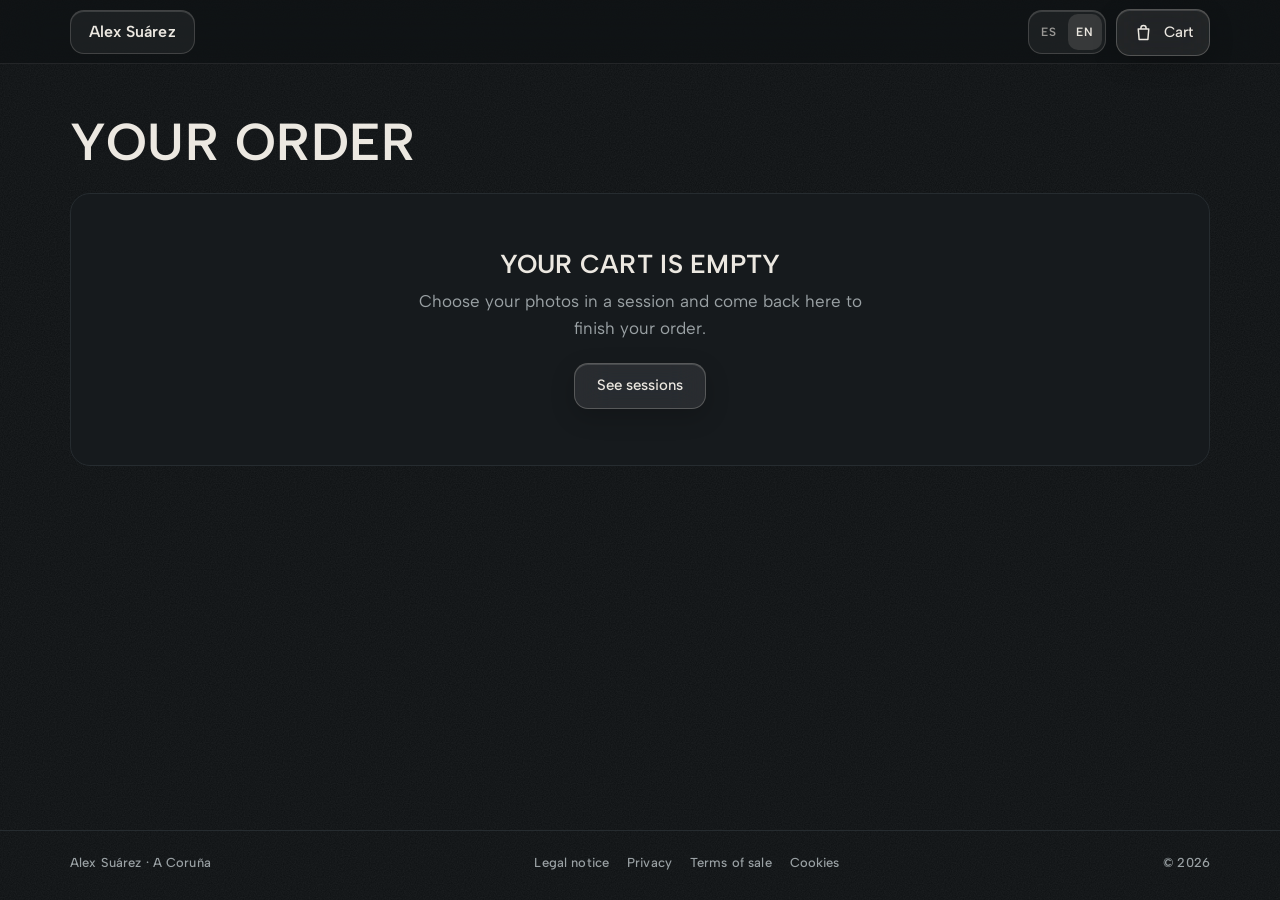
<file: pedido.html>
<!doctype html>
<html lang="es">
<head>
<meta charset="utf-8">
<meta name="viewport" content="width=device-width, initial-scale=1, viewport-fit=cover">
<!-- La tienda NO sale en Google (así las fotos de las personas no se indexan): deja esta línea siempre. Mientras no la enlaces desde el menú de la web, además queda oculta; para abrirla al público basta con enlazarla en el menú (dímelo y lo hago). -->
<meta name="robots" content="noindex, follow">
<title>Tu pedido · Alex Suárez</title>
<meta name="theme-color" content="#0e1113">
<link rel="icon" href="data:image/svg+xml,%3Csvg xmlns='http://www.w3.org/2000/svg' viewBox='0 0 32 32'%3E%3Crect width='32' height='32' fill='%230e1113'/%3E%3Ctext x='16' y='23' font-family='Arial,Helvetica,sans-serif' font-weight='700' font-size='20' text-anchor='middle' fill='%23ece8e1'%3EA%3C/text%3E%3C/svg%3E">
<link rel="preload" href="fonts/albert-sans-latin-wght-normal.woff2" as="font" type="font/woff2" crossorigin>
<link rel="stylesheet" href="tienda.css">
<script>
/* Elige el idioma antes de pintar: ?lang=es|en, si no el que eligió el visitante en la web, si no el del navegador */
(function () {
  var l = (location.search.match(/[?&]lang=(es|en)\b/) || [])[1], s = null;
  try { s = localStorage.getItem('idioma'); } catch (e) {}
  if (!l) l = (s === 'es' || s === 'en') ? s : (/^en\b/i.test(navigator.language || '') ? 'en' : 'es');
  document.documentElement.lang = l;
})();
</script>
<!-- Estadísticas de visitas: Umami Cloud (sin cookies). Solo cuenta en alexsuarez.es, no en pruebas locales. -->
<script defer src="https://cloud.umami.is/script.js" data-website-id="496132da-e026-4dab-b417-7681883feb89" data-domains="alexsuarez.es,www.alexsuarez.es"></script>
</head>
<body data-page="pedido">

<header class="shop-top">
  <div class="wrap bar">
    <a class="brand" href="index.html" aria-label="Alex Suárez, volver a la web" data-en-aria-label="Alex Suárez, back to the site">Alex Suárez</a>
    <div class="lang" role="group" aria-label="Idioma / Language"><button type="button" data-lang="es" lang="es" aria-pressed="true" title="Español">ES</button><button type="button" data-lang="en" lang="en" aria-pressed="false" title="English">EN</button></div>
    <a class="btn solid cart-btn" id="cart-btn" href="pedido.html" aria-label="Carrito" data-en-aria-label="Cart"><svg viewBox="0 0 24 24" aria-hidden="true"><path d="M6 8h12l-1 12H7L6 8zM9 8V7a3 3 0 0 1 6 0v1"/></svg><span class="txt" data-en="Cart">Carrito</span><span class="n" id="cart-n" hidden></span></a>
  </div>
</header>

<main class="wrap" id="main">
  <p class="notice demo" id="demo-note" role="note" hidden></p>
  <div id="view-empty" hidden></div>

  <div class="order" id="view-order" hidden>
    <section aria-labelledby="o-title">
      <h1 id="o-title"></h1>
      <div id="order-groups" style="margin-top: 28px"></div>
    </section>

    <aside>
      <div class="card">
        <h2 id="o-sum-title"></h2>
        <ul class="lines" id="lines" style="margin-top: 16px"></ul>
        <div class="total"><span id="total-lbl"></span><b id="total-val"></b></div>
        <p class="hint" id="tier-hint" hidden></p>
      </div>

      <div class="card"><ul class="facts" id="facts"></ul></div>

      <form class="card form" id="order-form" novalidate>
        <h2 data-en="Your details">Tus datos</h2>
        <div class="f-field"><label for="f-name" data-en="Name">Nombre</label><input id="f-name" type="text" autocomplete="name" required maxlength="80" placeholder="Cómo te llamas" data-en-placeholder="Your name"></div>
        <div class="f-field"><label for="f-email" data-en="Email (where I will send the photos)">Correo (donde te envío las fotos)</label><input id="f-email" type="email" autocomplete="email" required maxlength="120" inputmode="email" placeholder="nombre@correo.com" data-en-placeholder="name@email.com"></div>
        <div class="f-field"><label for="f-email2" data-en="Repeat your email">Repite tu correo</label><input id="f-email2" type="email" autocomplete="off" required maxlength="120" inputmode="email" placeholder="nombre@correo.com" data-en-placeholder="name@email.com"></div>
        <div class="f-hp" aria-hidden="true"><label>No rellenes esto <input id="f-hp" type="text" tabindex="-1" autocomplete="off"></label></div>
        <label class="check"><input id="f-terms" type="checkbox"><span data-en='I have read and accept the <a href="legal.html#condiciones" target="_blank" rel="noopener">terms of sale</a> and the <a href="legal.html#privacidad" target="_blank" rel="noopener">privacy policy</a>.'>He leído y acepto las <a href="legal.html#condiciones" target="_blank" rel="noopener">condiciones de venta</a> y la <a href="legal.html#privacidad" target="_blank" rel="noopener">política de privacidad</a>.</span></label>
        <label class="check"><input id="f-digital" type="checkbox"><span data-en="I expressly ask you to send me the photos as soon as the payment is confirmed, and I understand that, once they are delivered, I lose my right of withdrawal.">Solicito expresamente que me envíes las fotos en cuanto se confirme el pago y entiendo que, una vez entregadas, pierdo mi derecho de desistimiento.</span></label>
        <div class="pay-row">
          <button class="btn pay" id="pay" type="submit"></button>
          <p class="small" id="pay-small"></p>
        </div>
        <p class="status" id="status" role="status" aria-live="polite"></p>
        <div class="wa-row"><span id="wa-lead"></span><a class="btn sm" id="wa-link" href="https://wa.me/34639762752" target="_blank" rel="noopener"></a></div>
      </form>
    </aside>
  </div>

  <div id="view-done" hidden></div>
  <noscript><p class="notice"><span class="es">Esta página necesita JavaScript para mostrar el carrito.</span><span class="en">This page needs JavaScript to show the cart.</span></p></noscript>
</main>

<footer>
  <div class="wrap">
    <span class="mono">Alex Suárez · A Coruña</span>
    <span class="foot-legal"><a class="mono" href="legal.html#aviso-legal" data-en="Legal notice">Aviso legal</a><a class="mono" href="legal.html#privacidad" data-en="Privacy">Privacidad</a><a class="mono" href="legal.html#condiciones" data-en="Terms of sale">Condiciones de venta</a><a class="mono" href="legal.html#cookies" data-en="Cookies">Cookies</a></span>
    <span class="mono">© 2026</span>
  </div>
</footer>

<script src="tienda.js"></script>
</body>
</html>
</file>
<file: tienda.css>
/* Tienda de fotos (sesiones.html y pedido.html). Mismo estilo que la web: grafito, blanco roto, cristal y un solo color vivo
   (el rojo del REC), que aquí marca las fotos elegidas. Una sola tipografía (Albert Sans, carpeta fonts/). */

@font-face {
  font-family: "Albert Sans";
  font-style: normal;
  font-weight: 100 900;
  font-display: swap;
  src: url("fonts/albert-sans-latin-wght-normal.woff2") format("woff2");
  unicode-range: U+0000-00FF, U+0131, U+0152-0153, U+02BB-02BC, U+02C6, U+02DA, U+02DC, U+0304, U+0308, U+0329, U+2000-206F, U+20AC, U+2122, U+2191, U+2193, U+2212, U+2215, U+FEFF, U+FFFD;
}
:root {
  --bg: #0e1113; --panel: #161a1d; --panel-2: #1d2226; --ink: #ece8e1; --ink-dark: #0e1113; --muted: #9aa1a4; --line: #262c30; --rec: #e5382b;
  --r-sm: 10px; --r-md: 14px; --r-lg: 20px; --maxw: 1180px;
  --font: "Albert Sans", "Helvetica Neue", Arial, sans-serif;
  --glass: rgba(236, 232, 225, .06); --glass-hi: rgba(236, 232, 225, .12); --glass-line: rgba(236, 232, 225, .18);
  --glass-edge: inset 0 1px 0 rgba(255, 255, 255, .14); --glass-blur: blur(18px) saturate(1.6);
  color-scheme: dark;
}
* { box-sizing: border-box; }
[hidden] { display: none !important; }
html { -webkit-text-size-adjust: 100%; text-size-adjust: 100%; scroll-behavior: smooth; scroll-padding-top: 84px; }
body { margin: 0; min-height: 100svh; display: flex; flex-direction: column; background: var(--bg); color: var(--ink); font-family: var(--font); font-weight: 400; font-size: clamp(17px, .28vw + 12px, 20px); line-height: 1.6; -webkit-font-smoothing: antialiased; }
body::after { content: ""; position: fixed; inset: 0; z-index: -1; pointer-events: none; opacity: .09; background-image: url("data:image/svg+xml;utf8,%3Csvg xmlns='http://www.w3.org/2000/svg' width='240' height='240'%3E%3Cfilter id='n'%3E%3CfeTurbulence type='fractalNoise' baseFrequency='.85' numOctaves='2' stitchTiles='stitch'/%3E%3CfeColorMatrix values='0 0 0 0 1 0 0 0 0 1 0 0 0 0 1 0 0 0 .7 0'/%3E%3C/filter%3E%3Crect width='100%25' height='100%25' filter='url(%23n)'/%3E%3C/svg%3E"); }
img { display: block; max-width: 100%; }
a { color: inherit; text-underline-offset: 3px; }
button { font: inherit; color: inherit; }
button, a { -webkit-tap-highlight-color: transparent; }
:focus-visible { outline: 2px solid var(--ink); outline-offset: 3px; }
.wrap { width: 100%; max-width: var(--maxw); margin: 0 auto; padding-inline: max(20px, env(safe-area-inset-left, 0px)) max(20px, env(safe-area-inset-right, 0px)); }
.sr { position: absolute; width: 1px; height: 1px; margin: -1px; padding: 0; overflow: hidden; clip: rect(0 0 0 0); white-space: nowrap; border: 0; }
.muted { color: var(--muted); }
.mono { font-size: 13px; font-weight: 500; letter-spacing: .01em; }
html[lang="en"] .es, html[lang="es"] .en { display: none; }

/* Botones de cristal (los mismos de la web) */
.btn { display: inline-flex; align-items: center; justify-content: center; gap: 10px; min-height: 46px; padding: 12px 22px; border: 1px solid var(--glass-line); border-radius: var(--r-md); background: var(--glass); -webkit-backdrop-filter: var(--glass-blur); backdrop-filter: var(--glass-blur); box-shadow: var(--glass-edge), 0 8px 24px rgba(0, 0, 0, .18); color: var(--ink); font-family: var(--font); font-weight: 500; font-size: 15px; line-height: 1.1; text-decoration: none; cursor: pointer; transition: background .25s, border-color .25s, transform .25s; overflow-wrap: anywhere; }
.btn:hover { background: var(--glass-hi); border-color: rgba(236, 232, 225, .34); transform: translateY(-1px); }
.btn:active { transform: scale(.97); }
.btn.solid { background: rgba(236, 232, 225, .09); border-color: rgba(236, 232, 225, .24); }
.btn.solid:hover { background: rgba(236, 232, 225, .16); border-color: rgba(236, 232, 225, .4); }
.btn.sm { min-height: 40px; padding: 9px 18px; font-size: 14px; border-radius: 12px; }
.btn.pay { min-height: 54px; padding-inline: 28px; font-size: 17px; font-weight: 600; background: var(--ink); color: var(--ink-dark); border-color: var(--ink); }
.btn.pay:hover { background: #fff; border-color: #fff; }
.btn:disabled { opacity: .55; cursor: progress; transform: none; }
.link { background: none; border: 0; padding: 0; color: var(--muted); font-size: 14px; text-decoration: underline; text-underline-offset: 3px; cursor: pointer; }
.link:hover { color: var(--ink); }

/* Cabecera */
.shop-top { position: sticky; top: 0; z-index: 30; padding-top: env(safe-area-inset-top, 0px); background: rgba(14, 17, 19, .62); -webkit-backdrop-filter: blur(22px) saturate(1.5); backdrop-filter: blur(22px) saturate(1.5); box-shadow: inset 0 -1px 0 rgba(236, 232, 225, .09); }
.bar { display: flex; align-items: center; gap: 10px; min-height: 64px; }
.brand { display: inline-flex; align-items: center; gap: 10px; margin-right: auto; min-height: 44px; padding: 0 18px; border-radius: var(--r-md); background: var(--glass); border: 1px solid var(--glass-line); box-shadow: var(--glass-edge); font-weight: 600; font-size: 16px; letter-spacing: .01em; text-decoration: none; white-space: nowrap; transition: background .25s, border-color .25s; }
.brand:hover { background: var(--glass-hi); border-color: rgba(236, 232, 225, .34); }
.lang { display: inline-flex; gap: 2px; padding: 3px; border-radius: var(--r-md); background: var(--glass); border: 1px solid var(--glass-line); box-shadow: var(--glass-edge); }
.lang button { min-width: 34px; height: 36px; padding: 0 8px; border: 0; border-radius: 10px; background: transparent; color: rgba(236, 232, 225, .6); font-weight: 600; font-size: 12px; line-height: 1; letter-spacing: .08em; cursor: pointer; transition: color .2s, background .25s; }
.lang button:hover { color: var(--ink); }
.lang button[aria-pressed="true"] { color: var(--ink); background: rgba(236, 232, 225, .13); }
.cart-btn { position: relative; min-height: 44px; padding-inline: 16px; }
.cart-btn svg { width: 21px; height: 21px; fill: none; stroke: currentColor; stroke-width: 1.7; stroke-linecap: round; stroke-linejoin: round; }
.cart-btn .n { min-width: 22px; height: 22px; padding: 0 6px; display: inline-grid; place-items: center; border-radius: 11px; background: var(--rec); color: #fff; font-size: 12px; font-weight: 700; font-variant-numeric: tabular-nums; }
.cart-btn .n[hidden] { display: none; }

main { flex: 1; padding-block: clamp(28px, 4vw, 52px) clamp(48px, 6vw, 80px); }
body.has-cartbar main { padding-bottom: 140px; }

/* Títulos */
h1 { margin: 0; font-weight: 600; font-size: clamp(28px, 4.4vw, 52px); line-height: 1.04; letter-spacing: .01em; text-transform: uppercase; text-wrap: balance; }
h2 { margin: 0; font-weight: 600; font-size: clamp(20px, 2.2vw, 26px); line-height: 1.15; letter-spacing: .01em; text-transform: uppercase; }
.lead { margin: 14px 0 0; max-width: 56ch; color: var(--muted); }
.crumb { display: inline-flex; align-items: center; gap: 8px; margin-bottom: 18px; font-size: 15px; color: var(--muted); text-decoration: none; }
.crumb:hover { color: var(--ink); }
.shop-head { margin-bottom: clamp(24px, 3.4vw, 40px); }
.meta { display: flex; flex-wrap: wrap; gap: 4px 18px; margin-top: 12px; color: var(--muted); font-size: 15px; }

/* Avisos */
.notice { margin: 0 0 24px; padding: 14px 16px; border: 1px solid var(--line); border-radius: var(--r-md); background: var(--panel); font-size: 15px; line-height: 1.5; }
.notice.demo { border-color: var(--rec); background: rgba(229, 56, 43, .1); }
.notice.err { border-color: var(--rec); }
.notice a { text-underline-offset: 3px; }

/* Cómo funciona + precios */
.how { display: grid; grid-template-columns: repeat(3, minmax(0, 1fr)); gap: clamp(14px, 2vw, 28px); margin: 0 0 clamp(28px, 4vw, 44px); padding: 0; list-style: none; counter-reset: paso; }
.how li { counter-increment: paso; position: relative; padding: 18px 18px 18px 58px; border: 1px solid var(--line); border-radius: var(--r-lg); background: var(--panel); font-size: 15px; line-height: 1.5; color: var(--muted); }
.how li::before { content: counter(paso); position: absolute; left: 16px; top: 16px; width: 30px; height: 30px; display: grid; place-items: center; border-radius: 50%; background: rgba(236, 232, 225, .1); color: var(--ink); font-weight: 600; font-size: 14px; }
.how b { display: block; margin-bottom: 2px; color: var(--ink); font-weight: 600; font-size: 16px; }
.prices { display: flex; flex-wrap: wrap; gap: 8px; margin: 16px 0 0; padding: 0; list-style: none; }
.prices li { padding: 6px 14px; border: 1px solid var(--line); border-radius: 999px; font-size: 14px; color: var(--muted); }
.prices b { color: var(--ink); font-weight: 600; font-variant-numeric: tabular-nums; }

/* Listado de sesiones */
.ses-grid { display: grid; grid-template-columns: repeat(3, minmax(0, 1fr)); gap: clamp(18px, 3vw, 40px); }
.ses { display: block; text-decoration: none; }
.ses .pic { position: relative; overflow: hidden; border-radius: var(--r-lg); background: var(--panel); }
.ses img { width: 100%; height: auto; aspect-ratio: 4 / 3; object-fit: cover; transition: transform .6s; }
.ses:hover img { transform: scale(1.03); }
.ses h3 { margin: 16px 0 4px; font-weight: 600; font-size: 19px; letter-spacing: -.005em; }
.ses p { margin: 0; font-size: 15px; color: var(--muted); }
.chip { position: absolute; left: 12px; top: 12px; padding: 4px 10px; border-radius: 999px; background: rgba(14, 17, 19, .72); -webkit-backdrop-filter: blur(10px); backdrop-filter: blur(10px); border: 1px solid var(--glass-line); font-size: 12px; font-weight: 600; letter-spacing: .06em; text-transform: uppercase; }
.empty { padding: clamp(28px, 5vw, 56px); border: 1px solid var(--line); border-radius: var(--r-lg); background: var(--panel); text-align: center; }
.empty p { margin: 8px auto 20px; max-width: 44ch; color: var(--muted); }

/* Galería de una sesión */
.tools { display: flex; flex-wrap: wrap; align-items: center; gap: 10px 14px; margin: 0 0 22px; }
.tools .grow { flex: 1; }
/* Filas justificadas: las fotos van por orden de número, de izquierda a derecha y de arriba abajo (BAS-001, 002, 003...). Cada foto reparte el ancho según su forma (--r = ancho/alto). */
.gal { display: flex; flex-wrap: wrap; gap: 12px; }
.gal::after { content: ""; flex-grow: 1000000; }
.ph { position: relative; display: flex; margin: 0; flex-basis: calc(var(--r, 1.5) * 170px); min-width: 120px; border-radius: var(--r-md); overflow: hidden; background: var(--panel); }
.ph-open { display: block; flex: 1; width: 100%; padding: 0; border: 0; background: none; cursor: zoom-in; }
.ph img { display: block; width: 100%; height: 100%; object-fit: cover; transition: transform .5s, opacity .3s; }
.ph:hover img { transform: scale(1.02); }
.ph::after { content: ""; position: absolute; inset: 0; border-radius: inherit; pointer-events: none; box-shadow: inset 0 0 0 0 var(--ink); transition: box-shadow .2s; }
.ph.is-sel::after { box-shadow: inset 0 0 0 3px var(--ink); }
.ph-sel { position: absolute; z-index: 2; right: 8px; top: 8px; width: 44px; height: 44px; padding: 0; border: 0; background: none; cursor: pointer; display: grid; place-items: center; }
.ph-sel i { width: 30px; height: 30px; display: grid; place-items: center; border-radius: 50%; background: rgba(14, 17, 19, .55); -webkit-backdrop-filter: blur(10px); backdrop-filter: blur(10px); border: 1px solid rgba(236, 232, 225, .4); transition: background .2s, border-color .2s, transform .25s cubic-bezier(.3, 1.5, .5, 1); }
.ph-sel svg { width: 16px; height: 16px; fill: none; stroke: #fff; stroke-width: 2.4; stroke-linecap: round; stroke-linejoin: round; }
.ph-sel .tick { display: none; }
.ph-sel[aria-pressed="true"] i { background: var(--rec); border-color: var(--rec); transform: scale(1.08); }
.ph-sel[aria-pressed="true"] .plus { display: none; }
.ph-sel[aria-pressed="true"] .tick { display: block; }
.ph-sel:hover i { background: rgba(14, 17, 19, .8); }
.ph-sel[aria-pressed="true"]:hover i { background: #ee4b3e; }
.ph-code { position: absolute; left: 8px; bottom: 8px; z-index: 1; padding: 2px 8px; border-radius: 6px; background: rgba(14, 17, 19, .66); font-size: 12px; font-weight: 600; letter-spacing: .05em; font-variant-numeric: tabular-nums; pointer-events: none; }

/* Barra de pedido (abajo, mientras hay fotos elegidas) */
.cartbar { position: fixed; z-index: 40; left: 50%; bottom: max(14px, env(safe-area-inset-bottom, 0px)); transform: translateX(-50%); width: min(680px, calc(100% - 28px)); display: flex; align-items: center; gap: 12px 18px; padding: 10px 10px 10px 20px; border-radius: var(--r-lg); background: rgba(22, 26, 29, .82); border: 1px solid var(--glass-line); -webkit-backdrop-filter: blur(24px) saturate(1.6); backdrop-filter: blur(24px) saturate(1.6); box-shadow: var(--glass-edge), 0 18px 40px rgba(0, 0, 0, .5); }
.cartbar .sum { flex: 1; min-width: 0; line-height: 1.25; }
.cartbar .sum b { display: block; font-size: 20px; font-weight: 600; font-variant-numeric: tabular-nums; white-space: nowrap; }
.cartbar .sum span { display: block; font-size: 13px; color: var(--muted); white-space: nowrap; overflow: hidden; text-overflow: ellipsis; }
.cartbar .link { padding: 8px; }

/* Visor */
.lb { position: fixed; inset: 0; z-index: 60; display: flex; flex-direction: column; background: rgba(8, 10, 11, .95); -webkit-backdrop-filter: blur(6px); backdrop-filter: blur(6px); }
.lb-top, .lb-bot { display: flex; align-items: center; justify-content: space-between; gap: 12px; padding: max(12px, env(safe-area-inset-top, 0px)) max(16px, env(safe-area-inset-right, 0px)) 12px max(16px, env(safe-area-inset-left, 0px)); }
.lb-bot { justify-content: center; flex-wrap: wrap; padding: 12px max(16px, env(safe-area-inset-right, 0px)) max(14px, env(safe-area-inset-bottom, 0px)) max(16px, env(safe-area-inset-left, 0px)); }
.lb-stage { position: relative; flex: 1; min-height: 0; touch-action: pan-y; }
.lb-stage img { position: absolute; inset: 0 8px; width: calc(100% - 16px); height: 100%; object-fit: contain; transition: opacity .2s; }
.lb-nav { position: absolute; top: 50%; z-index: 2; width: 48px; height: 48px; margin-top: -24px; display: grid; place-items: center; border-radius: 50%; border: 1px solid var(--glass-line); background: rgba(14, 17, 19, .6); -webkit-backdrop-filter: blur(10px); backdrop-filter: blur(10px); cursor: pointer; font-size: 22px; line-height: 1; transition: background .2s; }
.lb-nav:hover { background: rgba(236, 232, 225, .16); }
.lb-prev { left: max(10px, env(safe-area-inset-left, 0px)); }
.lb-next { right: max(10px, env(safe-area-inset-right, 0px)); }
.lb-code { font-weight: 600; letter-spacing: .06em; font-variant-numeric: tabular-nums; }
.lb-hint { margin: 0; font-size: 13px; color: var(--muted); text-align: center; }
.lb-bot .btn.on { background: var(--rec); border-color: var(--rec); color: #fff; }

/* Pedido */
.order { display: grid; grid-template-columns: minmax(0, 1.25fr) minmax(0, 1fr); gap: clamp(24px, 4vw, 56px); align-items: start; }
.group { margin: 0 0 28px; }
.group-head { display: flex; align-items: baseline; justify-content: space-between; gap: 12px; margin-bottom: 12px; padding-bottom: 10px; border-bottom: 1px solid var(--line); }
.group-head h2 { font-size: 18px; text-transform: none; letter-spacing: 0; }
.items { display: grid; grid-template-columns: repeat(auto-fill, minmax(96px, 1fr)); gap: 10px; margin: 0; padding: 0; list-style: none; }
.item { position: relative; border-radius: var(--r-sm); overflow: hidden; background: var(--panel); }
.item img { width: 100%; aspect-ratio: 1; object-fit: cover; }
.item .ph-code { left: 6px; bottom: 6px; font-size: 11px; }
.item .rm { position: absolute; right: 4px; top: 4px; width: 32px; height: 32px; padding: 0; display: grid; place-items: center; border: 0; border-radius: 50%; background: rgba(14, 17, 19, .72); cursor: pointer; font-size: 18px; line-height: 1; }
.item .rm:hover { background: var(--rec); }
.card { padding: clamp(18px, 2.4vw, 28px); border: 1px solid var(--line); border-radius: var(--r-lg); background: var(--panel); }
.order aside { display: grid; gap: 18px; min-width: 0; }
.lines { margin: 0 0 8px; padding: 0; list-style: none; display: grid; gap: 8px; font-size: 15px; }
.lines li { display: flex; justify-content: space-between; gap: 14px; color: var(--muted); }
.lines li span:last-child { font-variant-numeric: tabular-nums; color: var(--ink); white-space: nowrap; }
.total { display: flex; justify-content: space-between; align-items: baseline; gap: 14px; margin-top: 14px; padding-top: 14px; border-top: 1px solid var(--line); }
.total span { font-size: 15px; color: var(--muted); }
.total b { font-size: clamp(26px, 3vw, 34px); font-weight: 600; font-variant-numeric: tabular-nums; }
.hint { margin: 10px 0 0; font-size: 14px; line-height: 1.5; color: var(--muted); }
.facts { margin: 0; padding: 0; list-style: none; display: grid; gap: 10px; font-size: 15px; line-height: 1.5; color: var(--muted); }
.facts b { color: var(--ink); font-weight: 600; }

.form { display: grid; gap: 16px; }
.f-field { display: grid; gap: 8px; min-width: 0; }
.f-field label { color: var(--muted); font-size: 14px; font-weight: 500; }
.f-field input[type="text"], .f-field input[type="email"] { width: 100%; margin: 0; padding: 14px 16px; border: 1px solid var(--line); border-radius: var(--r-md); background: var(--bg); color: var(--ink); font: inherit; font-size: 16px; line-height: 1.4; outline: 0; transition: border-color .2s, box-shadow .2s; -webkit-appearance: none; appearance: none; }
.f-field input:hover { border-color: color-mix(in srgb, var(--muted) 60%, var(--line)); }
.f-field input:focus { border-color: var(--ink); box-shadow: 0 0 0 3px rgba(236, 232, 225, .12); }
.f-field input[aria-invalid="true"] { border-color: var(--rec); }
.f-err { margin: 0; font-size: 14px; line-height: 1.4; color: #ff9a91; }
.f-hp { position: absolute; left: -9999px; width: 1px; height: 1px; overflow: hidden; }
.check { display: grid; grid-template-columns: 24px minmax(0, 1fr); gap: 12px; align-items: start; font-size: 14.5px; line-height: 1.5; color: color-mix(in srgb, var(--ink) 88%, var(--bg)); cursor: pointer; }
.check input { -webkit-appearance: none; appearance: none; width: 24px; height: 24px; margin: 0; display: grid; place-content: center; border: 1px solid rgba(236, 232, 225, .4); border-radius: 7px; background: var(--bg); cursor: pointer; transition: background .2s, border-color .2s; }
.check input::before { content: ""; width: 12px; height: 7px; border-left: 2.5px solid var(--ink-dark); border-bottom: 2.5px solid var(--ink-dark); transform: rotate(-45deg) translate(1px, -1px) scale(0); transition: transform .15s; }
.check input:checked { background: var(--ink); border-color: var(--ink); }
.check input:checked::before { transform: rotate(-45deg) translate(1px, -1px) scale(1); }
.check input[aria-invalid="true"] { border-color: var(--rec); box-shadow: 0 0 0 3px rgba(229, 56, 43, .25); }
.check a { color: var(--ink); }
.pay-row { display: grid; gap: 10px; justify-items: stretch; }
.inapp { display: grid; gap: 10px; justify-items: start; padding: 14px 16px; border: 1px solid var(--line); border-radius: var(--r-md); font-size: 14px; line-height: 1.5; color: var(--muted); }
.inapp p { margin: 0; }
.pay-row .small { margin: 0; font-size: 13px; line-height: 1.5; color: var(--muted); text-align: center; }
.wa-row { display: flex; flex-wrap: wrap; align-items: center; justify-content: center; gap: 8px 14px; margin-top: 4px; font-size: 14px; line-height: 1.4; color: var(--muted); text-align: center; }
.done-actions { display: flex; flex-wrap: wrap; gap: 10px; margin-top: 24px; }
.done .done-actions .btn { margin-top: 0; }
.status { margin: 0; min-height: 1.4em; font-size: 15px; line-height: 1.5; }
.status:not(:empty) { padding: 12px 16px; border: 1px solid var(--line); border-radius: var(--r-md); background: var(--bg); }
.status.is-err { border-color: var(--rec); }
.done { padding: clamp(28px, 5vw, 48px); border: 1px solid var(--line); border-radius: var(--r-lg); background: var(--panel); max-width: 720px; }
.done h1 { font-size: clamp(24px, 3.4vw, 38px); }
.done p { margin: 14px 0 0; max-width: 60ch; color: color-mix(in srgb, var(--ink) 88%, var(--bg)); }
.done .bizum { display: grid; gap: 0; margin: 20px 0 0; max-width: 420px; border: 1px solid var(--glass-line); border-radius: var(--r-sm); overflow: hidden; }
.done .bizum > div { display: flex; justify-content: space-between; align-items: baseline; gap: 16px; padding: 12px 16px; }
.done .bizum > div + div { border-top: 1px solid var(--line); }
.done .bizum dt { margin: 0; font-size: 14px; color: var(--muted); }
.done .bizum dd { margin: 0; font-weight: 600; font-size: 18px; letter-spacing: .04em; font-variant-numeric: tabular-nums; text-align: right; overflow-wrap: anywhere; }
.done .bizum-alt { font-size: 14px; color: var(--muted); }
.done .ref { display: inline-block; margin-top: 18px; padding: 8px 14px; border: 1px solid var(--glass-line); border-radius: var(--r-sm); font-weight: 600; letter-spacing: .06em; font-variant-numeric: tabular-nums; }
.done .btn { margin-top: 24px; }

footer { padding-block: 22px calc(26px + env(safe-area-inset-bottom, 0px)); border-top: 1px solid var(--line); color: var(--muted); }
footer .wrap { display: flex; flex-wrap: wrap; gap: 8px 24px; justify-content: space-between; align-items: center; }
footer a { text-decoration: none; }
footer a:hover { color: var(--ink); }
.foot-legal { display: inline-flex; flex-wrap: wrap; gap: 6px 18px; }

@media (max-width: 900px) {
  .ses-grid { grid-template-columns: repeat(2, minmax(0, 1fr)); }
  .how { grid-template-columns: minmax(0, 1fr); }
  .order { grid-template-columns: minmax(0, 1fr); }
}
@media (max-width: 560px) {
  .ses-grid { grid-template-columns: minmax(0, 1fr); }
  .gal { gap: 8px; }
  .ph { flex-basis: calc(var(--r, 1.5) * 100px); }
  .brand { padding: 0 14px; }
  .cart-btn .txt { display: none; }
  .cartbar { padding-left: 16px; }
  .lb-nav { width: 42px; height: 42px; margin-top: -21px; }
}
@media (prefers-reduced-motion: reduce) {
  * { transition: none !important; animation: none !important; scroll-behavior: auto !important; }
}
</file>
